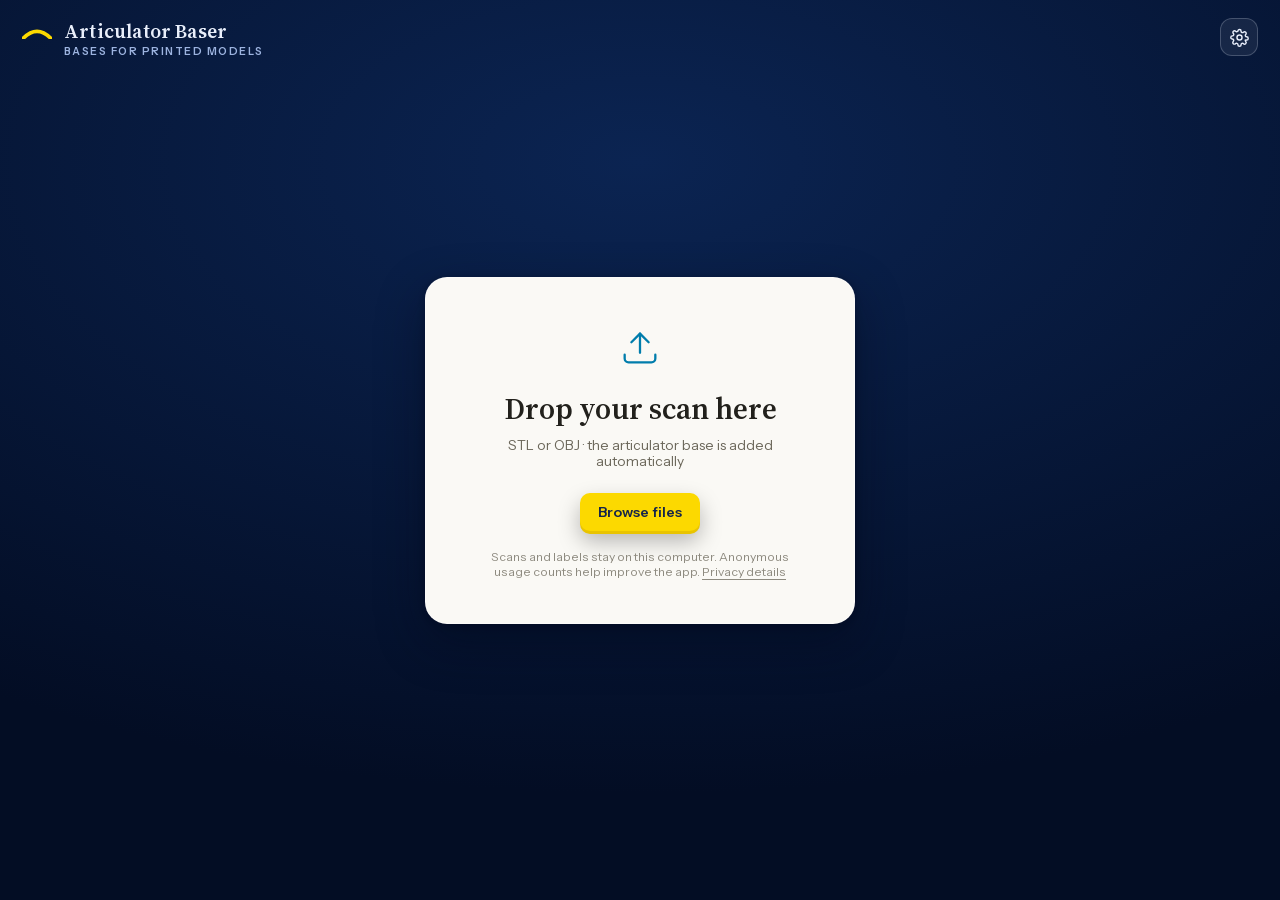
<file: baser/index.html>
<!DOCTYPE html>
<html lang="en">

<head>
    <meta charset="UTF-8">
    <meta name="viewport" content="width=device-width, initial-scale=1.0">
    <title>Articulator Baser</title>
    <meta name="description"
        content="Drop a dental scan, get a print-ready articulator base. Everything runs on your own computer.">
    <link rel="icon" href="./public/icons/app-icon.svg">
    <!-- Installing the page as an app: Chrome and Edge read these to give
         it a name, an icon and its own window with no address bar. -->
    <link rel="manifest" href="./manifest.webmanifest">
    <meta name="theme-color" content="#002664">
    <link rel="apple-touch-icon" href="./public/icons/apple-touch-icon.png">
    <meta name="application-name" content="Articulator Baser">
    <!-- Models, labels, fonts and geometry processing stay on this device.
         Optional anonymous counters never include model or label content. -->
    <link rel="stylesheet" href="./src/styles/fonts.css">
    <link rel="stylesheet" href="./src/styles/main.css?v=20260907-2">
</head>

<body>
    <!-- 3D viewport (transparent canvas over the CSS deep-blue backdrop) -->
    <canvas id="canvas" aria-label="3D viewport"></canvas>

    <!-- Top chrome -->
    <header id="topbar">
        <div class="brand">
            <svg class="brand-arc" viewBox="0 0 40 14" aria-hidden="true">
                <path d="M2 12 Q20 -6 38 12" fill="none" stroke="currentColor" stroke-width="5"
                    stroke-linecap="round" />
            </svg>
            <div class="brand-text">
                <span class="brand-name">Articulator Baser</span>
                <span class="brand-sub">bases for printed models</span>
            </div>
        </div>
        <div class="topbar-actions">
            <button id="btn-settings" class="icon-btn" type="button" aria-label="Settings" title="Settings">
                <svg viewBox="0 0 24 24" fill="none" stroke="currentColor" stroke-width="1.8"
                    stroke-linecap="round" stroke-linejoin="round" aria-hidden="true">
                    <circle cx="12" cy="12" r="3.2" />
                    <path
                        d="M19.4 15a1.7 1.7 0 0 0 .34 1.87l.06.06a2 2 0 1 1-2.83 2.83l-.06-.06a1.7 1.7 0 0 0-1.87-.34 1.7 1.7 0 0 0-1.03 1.56V21a2 2 0 1 1-4 0v-.09a1.7 1.7 0 0 0-1.11-1.56 1.7 1.7 0 0 0-1.87.34l-.06.06a2 2 0 1 1-2.83-2.83l.06-.06a1.7 1.7 0 0 0 .34-1.87 1.7 1.7 0 0 0-1.56-1.03H3a2 2 0 1 1 0-4h.09a1.7 1.7 0 0 0 1.56-1.11 1.7 1.7 0 0 0-.34-1.87l-.06-.06a2 2 0 1 1 2.83-2.83l.06.06a1.7 1.7 0 0 0 1.87.34h.08A1.7 1.7 0 0 0 10 4.09V4a2 2 0 1 1 4 0v.09a1.7 1.7 0 0 0 1.03 1.56h.08a1.7 1.7 0 0 0 1.87-.34l.06-.06a2 2 0 1 1 2.83 2.83l-.06.06a1.7 1.7 0 0 0-.34 1.87v.08a1.7 1.7 0 0 0 1.56 1.03H21a2 2 0 1 1 0 4h-.09a1.7 1.7 0 0 0-1.51.88z" />
                </svg>
            </button>
        </div>
    </header>

    <!-- View cube (Blender-style camera presets) -->
    <div id="view-cube-container" aria-label="Preset camera views">
        <canvas id="view-cube-canvas"
            aria-label="View cube: choose front, back, left, right, top, or bottom"></canvas>
    </div>

    <!-- Drop screen -->
    <main id="drop-screen">
        <div class="drop-card" id="drop-card">
            <svg class="drop-glyph" viewBox="0 0 48 48" fill="none" stroke="currentColor" stroke-width="2.4"
                stroke-linecap="round" stroke-linejoin="round" aria-hidden="true">
                <path d="M24 30V10" />
                <path d="m15 19 9-9 9 9" />
                <path d="M8 32v4a4 4 0 0 0 4 4h24a4 4 0 0 0 4-4v-4" />
            </svg>
            <h1 class="drop-title">Drop your scan here</h1>
            <p class="drop-sub">STL or OBJ &middot; the articulator base is added automatically</p>
            <button id="btn-browse" class="btn btn-primary" type="button">Browse files</button>
            <p class="drop-privacy">Scans and labels stay on this computer. Anonymous usage counts help improve the app.
                <a href="../privacy.html#baser-usage" target="_blank" rel="noopener">Privacy details</a></p>
        </div>
    </main>

    <!-- Contextual inspector (appears when the model or base is selected) -->
    <aside id="inspector" class="panel" hidden>
        <div class="panel-head">
            <h2 id="inspector-title">Base plate</h2>
            <button id="btn-inspector-close" class="icon-btn icon-btn-sm" type="button" aria-label="Close">
                <svg viewBox="0 0 24 24" fill="none" stroke="currentColor" stroke-width="2" stroke-linecap="round"
                    aria-hidden="true">
                    <path d="m6 6 12 12M18 6 6 18" />
                </svg>
            </button>
        </div>

        <div id="inspector-base" class="inspector-section">
            <div class="field-row">
                <label for="base-width">Width</label>
                <input type="range" id="base-width" min="20" max="120" step="0.5">
                <input type="number" id="base-width-val" step="0.5"><span class="unit">mm</span>
            </div>
            <div class="field-row">
                <label for="base-depth">Depth</label>
                <input type="range" id="base-depth" min="10" max="80" step="0.5">
                <input type="number" id="base-depth-val" step="0.5"><span class="unit">mm</span>
            </div>
            <!-- Height and clamp band share one track. They were separate
                 sliders in separate panels, and nothing on screen said the
                 clamp band eats into the height or that lettering lives in
                 it, so people set combinations that could not work. -->
            <div class="field-row">
                <label for="base-height">Height</label>
                <div class="dual-range" id="height-stack"
                    title="Lower handle: the clamp band, solid wall the articulator screw bites on. Engraved lines sit here. Upper handle: total height. Wall patterns fill the space between the two.">
                    <div class="dual-track">
                        <div class="dual-clamp" id="dual-clamp"></div>
                        <div class="dual-wall" id="dual-wall"></div>
                    </div>
                    <input type="range" id="base-clampband" min="0" max="25" step="0.5"
                        aria-label="Clamp band height">
                    <input type="range" id="base-height" min="2" max="30" step="0.5"
                        aria-label="Total base height">
                </div>
                <input type="number" id="base-height-val" step="0.5"><span class="unit">mm</span>
            </div>
            <div class="field-row field-row-sub">
                <label for="base-clampband-val">Clamp</label>
                <span class="dual-legend" id="height-stack-legend"></span>
                <input type="number" id="base-clampband-val" step="0.5"><span class="unit">mm</span>
            </div>
            <div class="field-row">
                <label for="base-wall">Wall</label>
                <input type="range" id="base-wall" min="1" max="5" step="0.1">
                <input type="number" id="base-wall-val" step="0.1"><span class="unit">mm</span>
            </div>
            <label class="check-row" for="base-hollow">
                <input type="checkbox" id="base-hollow">
                <span>Hollow (saves resin)</span>
            </label>
            <h3 class="panel-section-title">Engraving</h3>
            <div class="field-row field-row-text">
                <label for="base-text-1">Line 1</label>
                <input type="text" id="base-text-1" maxlength="22" placeholder="e.g. DEMO MODEL" autocomplete="off" spellcheck="false" aria-describedby="engraving-help engraving-hint engraving-edit-status">
            </div>
            <div class="field-row field-row-text">
                <label for="base-text-2">Line 2</label>
                <input type="text" id="base-text-2" maxlength="22" placeholder="e.g. UPPER 09/26" autocomplete="off" spellcheck="false" aria-describedby="engraving-help engraving-hint engraving-edit-status">
            </div>
            <div class="engraving-options">
                <label for="base-text-size">Letter size
                    <select id="base-text-size"><option value="3.2">Small</option><option value="3.7">Medium</option><option value="4.2">Large</option></select>
                </label>
                <label for="base-text-align">Alignment
                    <select id="base-text-align"><option value="left">Left</option><option value="center" selected>Center</option><option value="right">Right</option></select>
                </label>
            </div>
            <div class="engraving-proof" id="engraving-proof">
                <svg id="engraving-preview" aria-label="Engraving preview on the back wall" role="img"></svg>
                <span id="engraving-caption">Your label, engraved into the back wall</span>
            </div>
            <p class="panel-hint" id="engraving-help">Up to 22 characters per line. A–Z, 0–9 and . , ' &amp; / + −. Accents become plain letters. Labels stay on this device.</p>
            <p class="panel-hint engraving-warning" id="engraving-hint" role="status" aria-live="polite"></p>
            <button id="btn-apply-lettering" class="btn btn-ghost btn-block" type="button">Apply lettering</button>
            <p class="panel-hint" id="engraving-edit-status">Preview updates as you type. Press Enter or Apply lettering to update the plate.</p>
            <button id="btn-view-lettering" class="btn btn-ghost btn-block" type="button">View back wall</button>
            <button id="btn-wall-design" class="btn btn-ghost btn-block" type="button">Choose wall design</button>
            <button id="btn-fit-base" class="btn btn-ghost btn-block" type="button">Center under model</button>
        </div>

        <div id="inspector-model" class="inspector-section">
            <div class="field-row">
                <label for="model-rot-x">Pitch</label>
                <input type="range" id="model-rot-x" min="-180" max="180" step="1">
                <input type="number" id="model-rot-x-val" step="1"><span class="unit">&deg;</span>
            </div>
            <div class="field-row">
                <label for="model-rot-y">Turn</label>
                <input type="range" id="model-rot-y" min="-180" max="180" step="1">
                <input type="number" id="model-rot-y-val" step="1"><span class="unit">&deg;</span>
            </div>
            <div class="field-row">
                <label for="model-rot-z">Roll</label>
                <input type="range" id="model-rot-z" min="-180" max="180" step="1">
                <input type="number" id="model-rot-z-val" step="1"><span class="unit">&deg;</span>
            </div>
            <button id="btn-recenter" class="btn btn-ghost btn-block" type="button">Re-center on plate</button>
        </div>
    </aside>

    <!-- Settings -->
    <aside id="settings-panel" class="panel" hidden>
        <div class="panel-head">
            <h2>Settings</h2>
            <button id="btn-settings-close" class="icon-btn icon-btn-sm" type="button" aria-label="Close settings">
                <svg viewBox="0 0 24 24" fill="none" stroke="currentColor" stroke-width="2" stroke-linecap="round"
                    aria-hidden="true">
                    <path d="m6 6 12 12M18 6 6 18" />
                </svg>
            </button>
        </div>
        <h3 class="panel-section-title">Base plate defaults</h3>
        <div class="field-row">
            <label for="setting-width">Width</label>
            <input type="range" id="setting-width" min="20" max="120" step="0.5">
            <input type="number" id="setting-width-val" step="0.5"><span class="unit">mm</span>
        </div>
        <div class="field-row">
            <label for="setting-depth">Depth</label>
            <input type="range" id="setting-depth" min="10" max="80" step="0.5">
            <input type="number" id="setting-depth-val" step="0.5"><span class="unit">mm</span>
        </div>
        <div class="field-row">
            <label for="setting-height">Height</label>
            <input type="range" id="setting-height" min="2" max="30" step="0.5">
            <input type="number" id="setting-height-val" step="0.5"><span class="unit">mm</span>
        </div>
        <div class="field-row">
            <label for="setting-wall">Wall</label>
            <input type="range" id="setting-wall" min="1" max="5" step="0.1">
            <input type="number" id="setting-wall-val" step="0.1"><span class="unit">mm</span>
        </div>
        <div class="field-row field-row-wide">
            <label for="setting-infill">Pattern</label>
            <select id="setting-infill"></select>
        </div>
        <div id="pattern-gallery" class="pattern-gallery" role="group" aria-label="Wall designs"></div>
        <div class="field-row">
            <label for="setting-clampband">Clamp</label>
            <input type="range" id="setting-clampband" min="0" max="25" step="0.5">
            <input type="number" id="setting-clampband-val" step="0.5"><span class="unit">mm</span>
        </div>
        <p class="panel-hint" id="infill-hint"></p>
        <label class="check-row" for="setting-hollow">
            <input type="checkbox" id="setting-hollow">
            <span>Hollow base (saves resin)</span>
        </label>
        <label class="check-row" for="setting-autogrow">
            <input type="checkbox" id="setting-autogrow">
            <span>Grow to fit oversized scans</span>
        </label>
        <label class="check-row" for="setting-greeter">
            <input type="checkbox" id="setting-greeter">
            <span>Show Max in the corner</span>
        </label>
        <label class="check-row" for="usage-analytics-enabled">
            <input type="checkbox" id="usage-analytics-enabled" checked>
            <span>Share anonymous usage counts</span>
        </label>
        <p class="panel-hint">Counts include visits and exports, never scans or labels. <a href="../privacy.html#baser-usage" target="_blank" rel="noopener">Privacy details</a></p>
        <button id="btn-settings-reset" class="btn btn-ghost btn-block" type="button">Restore factory
            defaults</button>
        <p class="panel-hint">Saved on this device, and used for every scan.</p>
        <div class="panel-footer">
            <span class="panel-footer-line"><kbd>G</kbd> move &middot; <kbd>R</kbd> rotate &middot; <kbd>T</kbd> top
                view &middot; <kbd>Ctrl&nbsp;Z</kbd> undo</span>
        </div>
    </aside>

    <!-- Action bar -->
    <footer id="action-bar" hidden>
        <div class="file-info">
            <span id="file-name" class="file-name">&nbsp;</span>
            <span id="dims-readout" class="dims-readout">&nbsp;</span>
        </div>
        <div class="action-buttons">
            <button id="btn-reset" class="btn btn-ghost" type="button">Reset</button>
            <button id="btn-top-view" class="btn btn-ghost" type="button">Top view</button>
            <button id="btn-export" class="btn btn-primary" type="button">
                <span class="btn-label">Export STL</span>
            </button>
        </div>
    </footer>

    <!-- Toast -->
    <div id="toast" role="status" aria-live="polite" hidden></div>

    <!-- Processing overlay -->
    <div id="processing-overlay" hidden>
        <div class="processing-card">
            <div class="processing-ring" aria-hidden="true"></div>
            <p id="processing-status">Working&hellip;</p>
        </div>
    </div>

    <!-- Corner greeter. Hidden until the first export finishes. -->
    <div id="character" hidden>
        <div class="character-bubble" role="dialog" aria-label="A note from Max" hidden>
            <button class="bubble-close" type="button" aria-label="Close note">
                <svg viewBox="0 0 24 24" fill="none" stroke="currentColor" stroke-width="2" stroke-linecap="round"
                    aria-hidden="true">
                    <path d="m6 6 12 12M18 6 6 18" />
                </svg>
            </button>
            <p class="bubble-title">Thank you, MedStar Oral Surgery!</p>
            <p class="bubble-body">Thank you for such a welcoming externship. I had a great time meeting all of
                you, and I learned a lot from watching you work. This little tool is my way of saying thanks.
                If you ever need a new tool for a task, or a hand with a research project, just let me know!
                I&rsquo;d love to help.</p>
            <p class="bubble-signoff">Max</p>
            <button class="bubble-phone" id="btn-contact" type="button">Contact</button>
            <div class="contact-card" id="contact-card" hidden>
                <a href="mailto:maxwellhmendelson@gmail.com">maxwellhmendelson@gmail.com</a>
                <a href="tel:4437215017">(443) 721-5017</a>
            </div>
        </div>
        <button class="character-figure" type="button" aria-label="A note from Max" title="A note from Max">
            <img src="./public/character.png" alt="Max, waving in scrubs">
        </button>
    </div>

    <input type="file" id="file-input" accept=".stl,.obj" hidden>

    <!-- Version local modules together so returning visitors cannot mix releases. -->
    <script type="importmap">
    {
    "imports": {
        "three": "./vendor/three/three.module.js",
        "three/addons/": "./vendor/three/addons/",
        "three-bvh-csg": "./vendor/three-bvh-csg/index.module.js",
        "three-mesh-bvh": "./vendor/three-mesh-bvh/index.module.js",
        "./src/ViewCube.js": "./src/ViewCube.js?v=20260907-2",
        "./src/analytics.js": "./src/analytics.js?v=20260907-2",
        "./src/base.js": "./src/base.js?v=20260907-2",
        "./src/cameras.js": "./src/cameras.js?v=20260907-2",
        "./src/character.js": "./src/character.js?v=20260907-2",
        "./src/csg.js": "./src/csg.js?v=20260907-2",
        "./src/debug.js": "./src/debug.js?v=20260907-2",
        "./src/exporter.js": "./src/exporter.js?v=20260907-2",
        "./src/geometry.js": "./src/geometry.js?v=20260907-2",
        "./src/grid.js": "./src/grid.js?v=20260907-2",
        "./src/importers.js": "./src/importers.js?v=20260907-2",
        "./src/infill.js": "./src/infill.js?v=20260907-2",
        "./src/interactions.js": "./src/interactions.js?v=20260907-2",
        "./src/main.js": "./src/main.js?v=20260907-2",
        "./src/patterned-shell.js": "./src/patterned-shell.js?v=20260907-2",
        "./src/scene.js": "./src/scene.js?v=20260907-2",
        "./src/settings.js": "./src/settings.js?v=20260907-2",
        "./src/transforms.js": "./src/transforms.js?v=20260907-2",
        "./src/tween.js": "./src/tween.js?v=20260907-2",
        "./src/ui.js": "./src/ui.js?v=20260907-2",
        "./src/undo.js": "./src/undo.js?v=20260907-2",
        "./src/world-bounds.js": "./src/world-bounds.js?v=20260907-2",
        "../firebase-config.js": "../firebase-config.js?v=20260907-2",
        "../usage-metrics.js": "../usage-metrics.js?v=20260907-2"
    }
}
    </script>
    <script type="module" src="./src/main.js?v=20260907-2"></script>
</body>

</html>
</file>
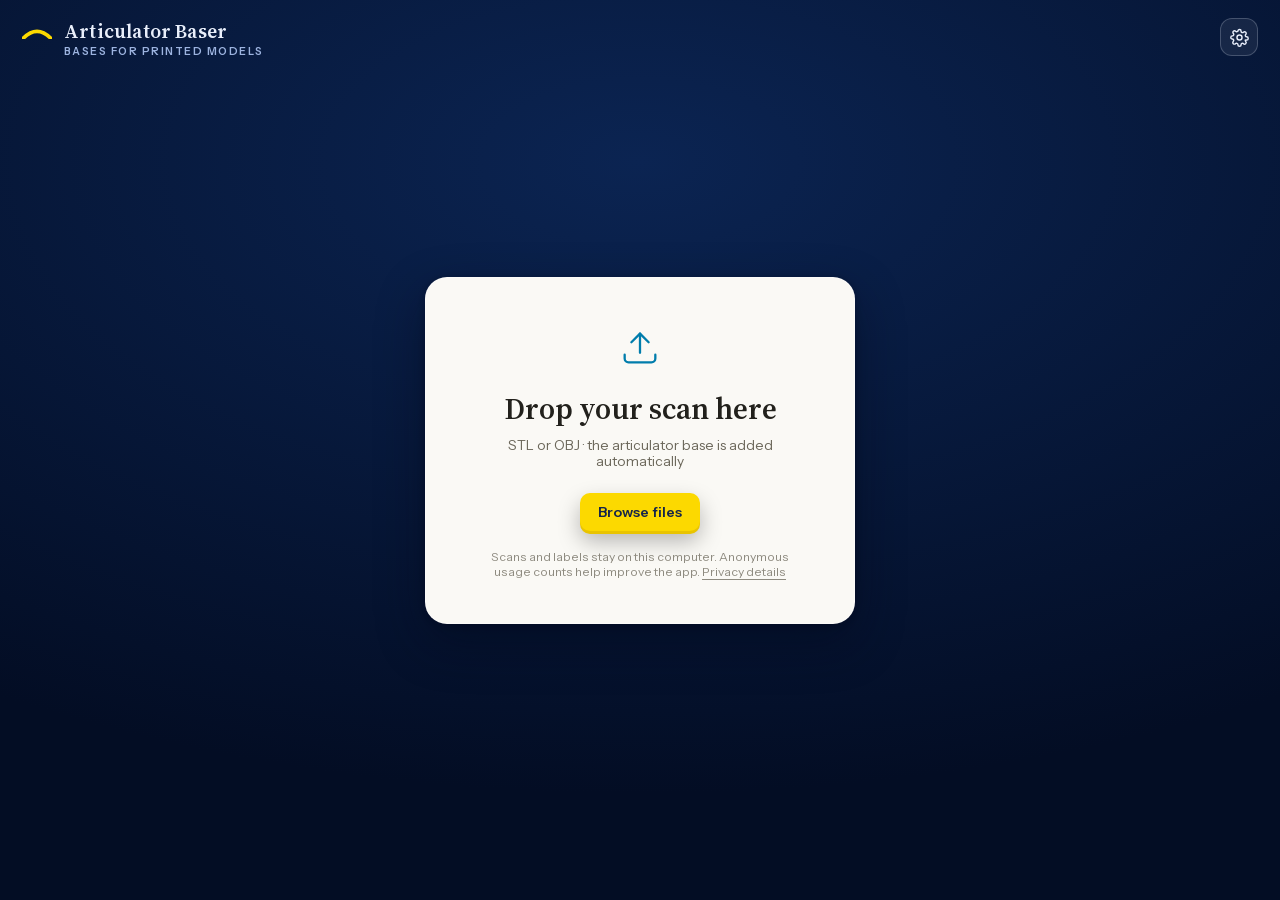
<file: medstar/index.html>
<!DOCTYPE html>
<html lang="en">

<head>
    <meta charset="UTF-8">
    <!-- The tool moved to /baser when it was renamed Articulator Baser.
         This page stays behind so the old link still gets people there. -->
    <meta http-equiv="refresh" content="0; url=../baser/">
    <link rel="canonical" href="https://maxmendelson.com/baser/">
    <title>Moved to Articulator Baser</title>
    <style>
        body {
            margin: 0;
            min-height: 100vh;
            display: grid;
            place-items: center;
            background: #030D24;
            color: #F7F4EC;
            font: 400 1rem/1.6 system-ui, sans-serif;
            text-align: center;
        }

        a {
            color: #FCD900;
        }
    </style>
</head>

<body>
    <p>
        This tool is now called Articulator Baser.<br>
        <a href="../baser/">Open it at maxmendelson.com/baser</a>
    </p>
    <script>location.replace('../baser/');</script>
</body>

</html>
</file>
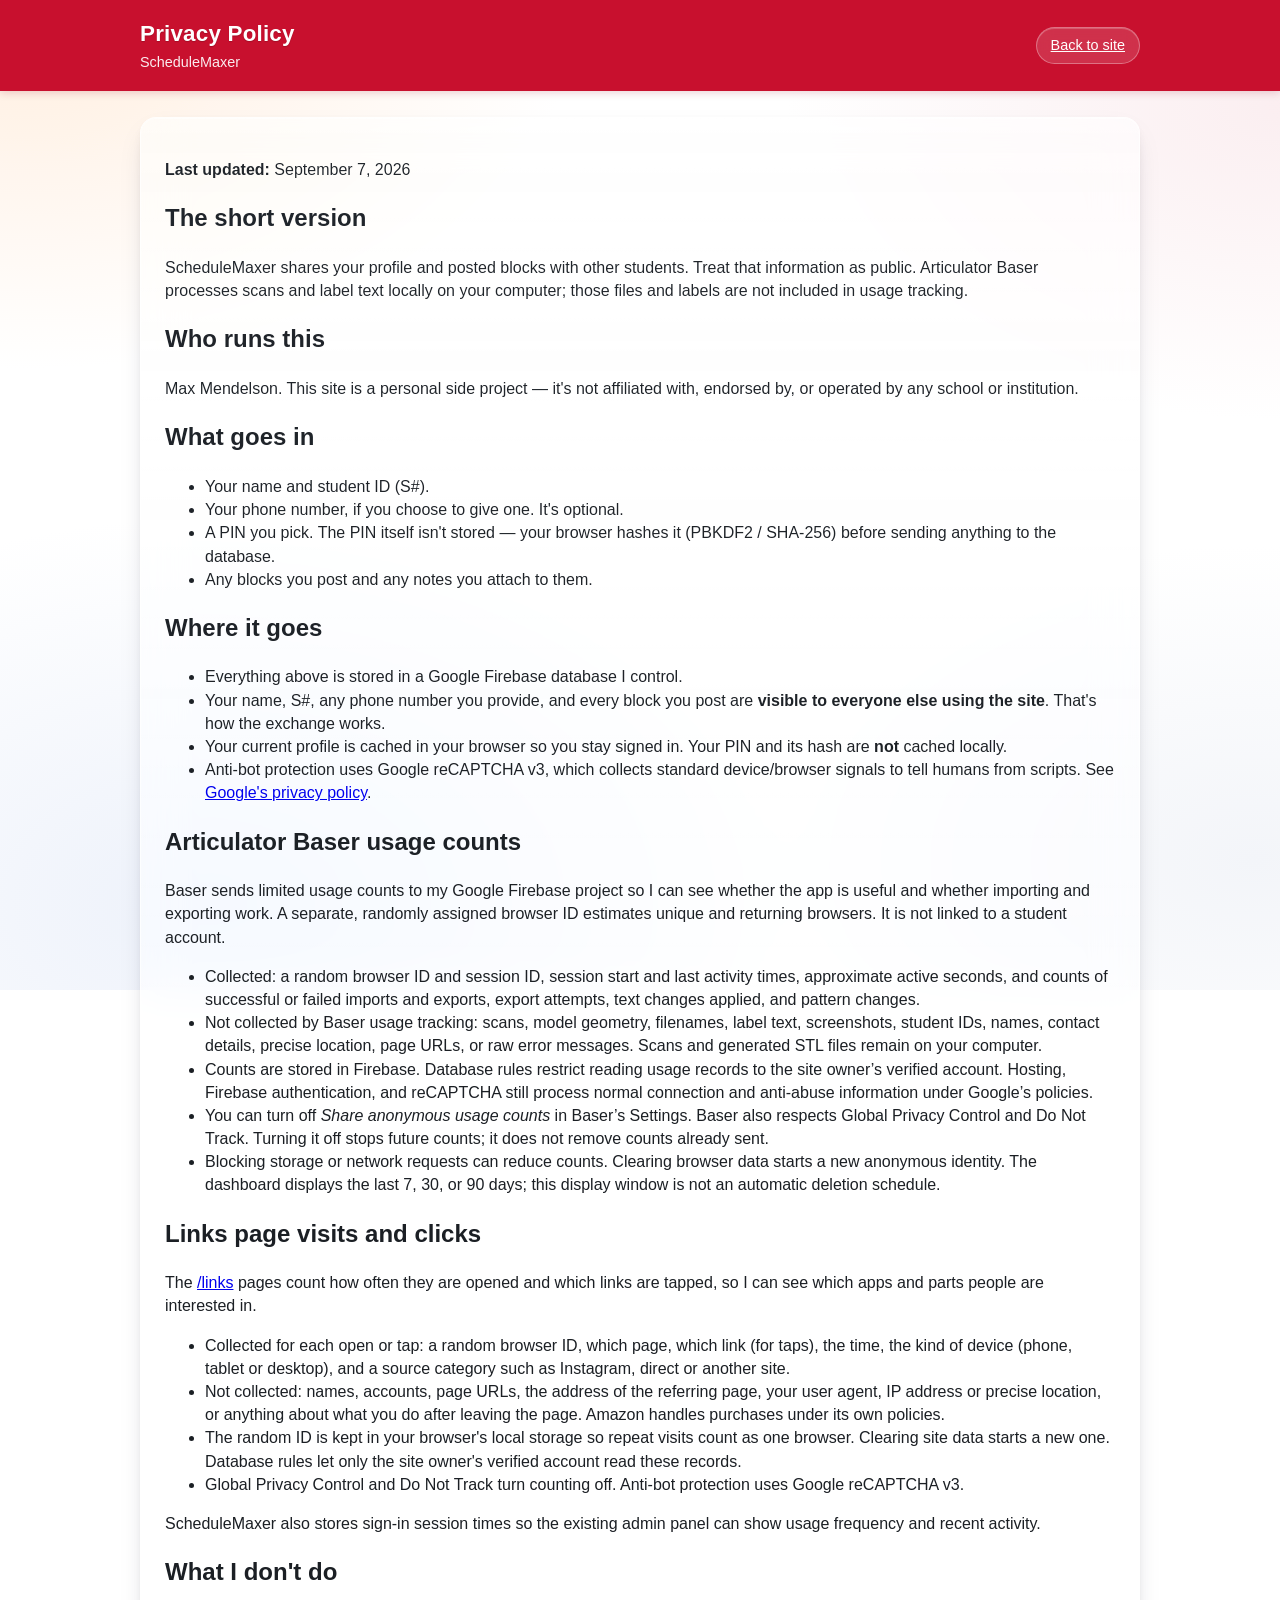
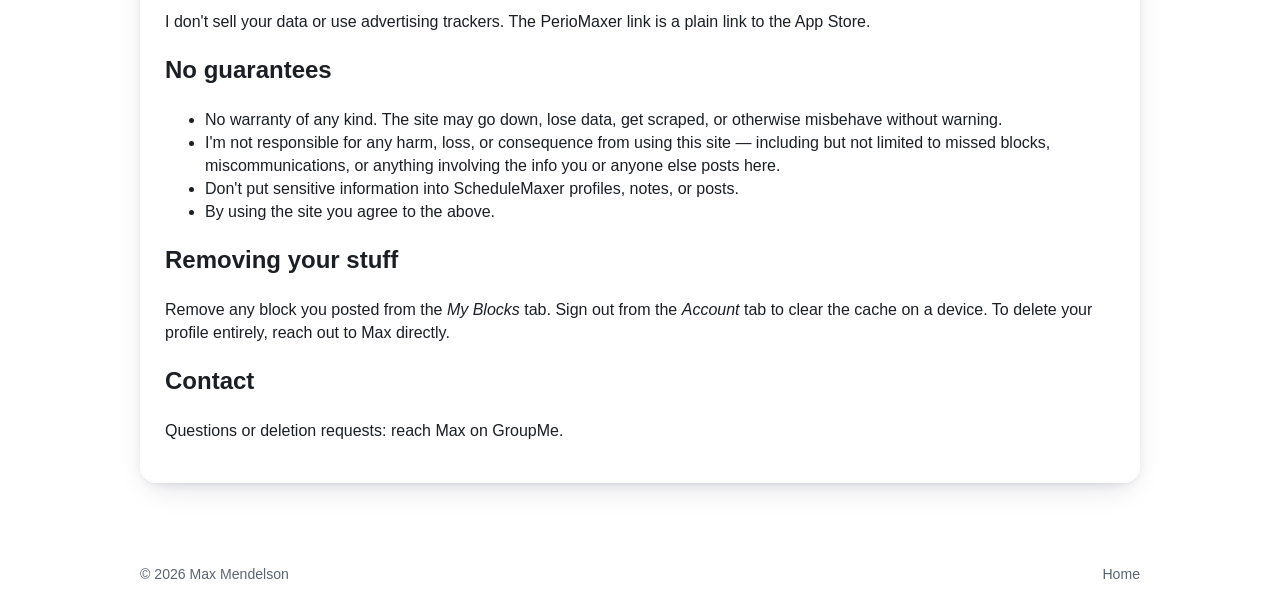
<file: privacy.html>
<!DOCTYPE html>
<html lang="en">
<head>
  <meta charset="UTF-8" />
  <meta name="viewport" content="width=device-width, initial-scale=1.0" />
  <title>Privacy Policy — ScheduleMaxer</title>
  <link rel="stylesheet" href="styles.css" />
</head>
<body>
  <header class="site-header">
    <div class="container header-inner">
      <div class="brand">
        <h1>Privacy Policy</h1>
        <p class="tagline">ScheduleMaxer</p>
      </div>
      <nav class="site-nav">
        <a class="nav-btn" href="index.html">Back to site</a>
      </nav>
    </div>
  </header>

  <main class="container">
    <section class="panel">
      <p><strong>Last updated:</strong> September 7, 2026</p>

      <h2>The short version</h2>
      <p>ScheduleMaxer shares your profile and posted blocks with other students. Treat that information as public. Articulator Baser processes scans and label text locally on your computer; those files and labels are not included in usage tracking.</p>

      <h2>Who runs this</h2>
      <p>Max Mendelson. This site is a personal side project — it's not affiliated with, endorsed by, or operated by any school or institution.</p>

      <h2>What goes in</h2>
      <ul>
        <li>Your name and student ID (S#).</li>
        <li>Your phone number, if you choose to give one. It's optional.</li>
        <li>A PIN you pick. The PIN itself isn't stored — your browser hashes it (PBKDF2 / SHA‑256) before sending anything to the database.</li>
        <li>Any blocks you post and any notes you attach to them.</li>
      </ul>

      <h2>Where it goes</h2>
      <ul>
        <li>Everything above is stored in a Google Firebase database I control.</li>
        <li>Your name, S#, any phone number you provide, and every block you post are <strong>visible to everyone else using the site</strong>. That's how the exchange works.</li>
        <li>Your current profile is cached in your browser so you stay signed in. Your PIN and its hash are <strong>not</strong> cached locally.</li>
        <li>Anti-bot protection uses Google reCAPTCHA v3, which collects standard device/browser signals to tell humans from scripts. See <a href="https://policies.google.com/privacy" target="_blank" rel="noopener">Google's privacy policy</a>.</li>
      </ul>

      <h2 id="baser-usage">Articulator Baser usage counts</h2>
      <p>Baser sends limited usage counts to my Google Firebase project so I can see whether the app is useful and whether importing and exporting work. A separate, randomly assigned browser ID estimates unique and returning browsers. It is not linked to a student account.</p>
      <ul>
        <li>Collected: a random browser ID and session ID, session start and last activity times, approximate active seconds, and counts of successful or failed imports and exports, export attempts, text changes applied, and pattern changes.</li>
        <li>Not collected by Baser usage tracking: scans, model geometry, filenames, label text, screenshots, student IDs, names, contact details, precise location, page URLs, or raw error messages. Scans and generated STL files remain on your computer.</li>
        <li>Counts are stored in Firebase. Database rules restrict reading usage records to the site owner’s verified account. Hosting, Firebase authentication, and reCAPTCHA still process normal connection and anti-abuse information under Google’s policies.</li>
        <li>You can turn off <em>Share anonymous usage counts</em> in Baser’s Settings. Baser also respects Global Privacy Control and Do Not Track. Turning it off stops future counts; it does not remove counts already sent.</li>
        <li>Blocking storage or network requests can reduce counts. Clearing browser data starts a new anonymous identity. The dashboard displays the last 7, 30, or 90 days; this display window is not an automatic deletion schedule.</li>
      </ul>
      <h2 id="link-clicks">Links page visits and clicks</h2>
      <p>The <a href="/links/">/links</a> pages count how often they are opened and which links are tapped, so I can see which apps and parts people are interested in.</p>
      <ul>
        <li>Collected for each open or tap: a random browser ID, which page, which link (for taps), the time, the kind of device (phone, tablet or desktop), and a source category such as Instagram, direct or another site.</li>
        <li>Not collected: names, accounts, page URLs, the address of the referring page, your user agent, IP address or precise location, or anything about what you do after leaving the page. Amazon handles purchases under its own policies.</li>
        <li>The random ID is kept in your browser's local storage so repeat visits count as one browser. Clearing site data starts a new one. Database rules let only the site owner's verified account read these records.</li>
        <li>Global Privacy Control and Do Not Track turn counting off. Anti-bot protection uses Google reCAPTCHA v3.</li>
      </ul>

      <p>ScheduleMaxer also stores sign-in session times so the existing admin panel can show usage frequency and recent activity.</p>

      <h2>What I don't do</h2>
      <p>I don't sell your data or use advertising trackers. The PerioMaxer link is a plain link to the App Store.</p>

      <h2>No guarantees</h2>
      <ul>
        <li>No warranty of any kind. The site may go down, lose data, get scraped, or otherwise misbehave without warning.</li>
        <li>I'm not responsible for any harm, loss, or consequence from using this site — including but not limited to missed blocks, miscommunications, or anything involving the info you or anyone else posts here.</li>
        <li>Don't put sensitive information into ScheduleMaxer profiles, notes, or posts.</li>
        <li>By using the site you agree to the above.</li>
      </ul>

      <h2>Removing your stuff</h2>
      <p>Remove any block you posted from the <em>My Blocks</em> tab. Sign out from the <em>Account</em> tab to clear the cache on a device. To delete your profile entirely, reach out to Max directly.</p>

      <h2>Contact</h2>
      <p>Questions or deletion requests: reach Max on GroupMe.</p>
    </section>
  </main>

  <footer class="site-footer">
    <div class="container footer-inner">
      <div>© <span id="year"></span> Max Mendelson</div>
      <div class="footer-links">
        <a href="index.html">Home</a>
      </div>
    </div>
  </footer>

  <script>
    document.getElementById('year').textContent = new Date().getFullYear();
  </script>
</body>
</html>
</file>
<file: baser/src/styles/fonts.css>
/* Fonts served from this app, not from Google. The clinic's browser
   never has to reach the network, so nothing about who opened the
   page leaves the building, and the app works with no connection.
   Source Serif 4 and Instrument Sans are both under the Open Font
   License, which allows this. */

/* latin-ext */
@font-face {
  font-family: 'Instrument Sans';
  font-style: normal;
  font-weight: 400;
  font-stretch: 100%;
  font-display: swap;
  src: url(../../public/fonts/InstrumentSans-400-latin-ext.woff2) format('woff2');
  unicode-range: U+0100-02BA, U+02BD-02C5, U+02C7-02CC, U+02CE-02D7, U+02DD-02FF, U+0304, U+0308, U+0329, U+1D00-1DBF, U+1E00-1E9F, U+1EF2-1EFF, U+2020, U+20A0-20AB, U+20AD-20C0, U+2113, U+2C60-2C7F, U+A720-A7FF;
}

/* latin */
@font-face {
  font-family: 'Instrument Sans';
  font-style: normal;
  font-weight: 400;
  font-stretch: 100%;
  font-display: swap;
  src: url(../../public/fonts/InstrumentSans-400-latin.woff2) format('woff2');
  unicode-range: U+0000-00FF, U+0131, U+0152-0153, U+02BB-02BC, U+02C6, U+02DA, U+02DC, U+0304, U+0308, U+0329, U+2000-206F, U+20AC, U+2122, U+2191, U+2193, U+2212, U+2215, U+FEFF, U+FFFD;
}

/* latin-ext */
@font-face {
  font-family: 'Instrument Sans';
  font-style: normal;
  font-weight: 500;
  font-stretch: 100%;
  font-display: swap;
  src: url(../../public/fonts/InstrumentSans-400-latin-ext.woff2) format('woff2');
  unicode-range: U+0100-02BA, U+02BD-02C5, U+02C7-02CC, U+02CE-02D7, U+02DD-02FF, U+0304, U+0308, U+0329, U+1D00-1DBF, U+1E00-1E9F, U+1EF2-1EFF, U+2020, U+20A0-20AB, U+20AD-20C0, U+2113, U+2C60-2C7F, U+A720-A7FF;
}

/* latin */
@font-face {
  font-family: 'Instrument Sans';
  font-style: normal;
  font-weight: 500;
  font-stretch: 100%;
  font-display: swap;
  src: url(../../public/fonts/InstrumentSans-400-latin.woff2) format('woff2');
  unicode-range: U+0000-00FF, U+0131, U+0152-0153, U+02BB-02BC, U+02C6, U+02DA, U+02DC, U+0304, U+0308, U+0329, U+2000-206F, U+20AC, U+2122, U+2191, U+2193, U+2212, U+2215, U+FEFF, U+FFFD;
}

/* latin-ext */
@font-face {
  font-family: 'Instrument Sans';
  font-style: normal;
  font-weight: 600;
  font-stretch: 100%;
  font-display: swap;
  src: url(../../public/fonts/InstrumentSans-400-latin-ext.woff2) format('woff2');
  unicode-range: U+0100-02BA, U+02BD-02C5, U+02C7-02CC, U+02CE-02D7, U+02DD-02FF, U+0304, U+0308, U+0329, U+1D00-1DBF, U+1E00-1E9F, U+1EF2-1EFF, U+2020, U+20A0-20AB, U+20AD-20C0, U+2113, U+2C60-2C7F, U+A720-A7FF;
}

/* latin */
@font-face {
  font-family: 'Instrument Sans';
  font-style: normal;
  font-weight: 600;
  font-stretch: 100%;
  font-display: swap;
  src: url(../../public/fonts/InstrumentSans-400-latin.woff2) format('woff2');
  unicode-range: U+0000-00FF, U+0131, U+0152-0153, U+02BB-02BC, U+02C6, U+02DA, U+02DC, U+0304, U+0308, U+0329, U+2000-206F, U+20AC, U+2122, U+2191, U+2193, U+2212, U+2215, U+FEFF, U+FFFD;
}

/* latin-ext */
@font-face {
  font-family: 'Instrument Sans';
  font-style: normal;
  font-weight: 700;
  font-stretch: 100%;
  font-display: swap;
  src: url(../../public/fonts/InstrumentSans-400-latin-ext.woff2) format('woff2');
  unicode-range: U+0100-02BA, U+02BD-02C5, U+02C7-02CC, U+02CE-02D7, U+02DD-02FF, U+0304, U+0308, U+0329, U+1D00-1DBF, U+1E00-1E9F, U+1EF2-1EFF, U+2020, U+20A0-20AB, U+20AD-20C0, U+2113, U+2C60-2C7F, U+A720-A7FF;
}

/* latin */
@font-face {
  font-family: 'Instrument Sans';
  font-style: normal;
  font-weight: 700;
  font-stretch: 100%;
  font-display: swap;
  src: url(../../public/fonts/InstrumentSans-400-latin.woff2) format('woff2');
  unicode-range: U+0000-00FF, U+0131, U+0152-0153, U+02BB-02BC, U+02C6, U+02DA, U+02DC, U+0304, U+0308, U+0329, U+2000-206F, U+20AC, U+2122, U+2191, U+2193, U+2212, U+2215, U+FEFF, U+FFFD;
}

/* latin-ext */
@font-face {
  font-family: 'Source Serif 4';
  font-style: normal;
  font-weight: 500;
  font-display: swap;
  src: url(../../public/fonts/SourceSerif4-500-latin-ext.woff2) format('woff2');
  unicode-range: U+0100-02BA, U+02BD-02C5, U+02C7-02CC, U+02CE-02D7, U+02DD-02FF, U+0304, U+0308, U+0329, U+1D00-1DBF, U+1E00-1E9F, U+1EF2-1EFF, U+2020, U+20A0-20AB, U+20AD-20C0, U+2113, U+2C60-2C7F, U+A720-A7FF;
}

/* latin */
@font-face {
  font-family: 'Source Serif 4';
  font-style: normal;
  font-weight: 500;
  font-display: swap;
  src: url(../../public/fonts/SourceSerif4-500-latin.woff2) format('woff2');
  unicode-range: U+0000-00FF, U+0131, U+0152-0153, U+02BB-02BC, U+02C6, U+02DA, U+02DC, U+0304, U+0308, U+0329, U+2000-206F, U+20AC, U+2122, U+2191, U+2193, U+2212, U+2215, U+FEFF, U+FFFD;
}

/* latin-ext */
@font-face {
  font-family: 'Source Serif 4';
  font-style: normal;
  font-weight: 600;
  font-display: swap;
  src: url(../../public/fonts/SourceSerif4-500-latin-ext.woff2) format('woff2');
  unicode-range: U+0100-02BA, U+02BD-02C5, U+02C7-02CC, U+02CE-02D7, U+02DD-02FF, U+0304, U+0308, U+0329, U+1D00-1DBF, U+1E00-1E9F, U+1EF2-1EFF, U+2020, U+20A0-20AB, U+20AD-20C0, U+2113, U+2C60-2C7F, U+A720-A7FF;
}

/* latin */
@font-face {
  font-family: 'Source Serif 4';
  font-style: normal;
  font-weight: 600;
  font-display: swap;
  src: url(../../public/fonts/SourceSerif4-500-latin.woff2) format('woff2');
  unicode-range: U+0000-00FF, U+0131, U+0152-0153, U+02BB-02BC, U+02C6, U+02DA, U+02DC, U+0304, U+0308, U+0329, U+2000-206F, U+20AC, U+2122, U+2191, U+2193, U+2212, U+2215, U+FEFF, U+FFFD;
}
</file>
<file: baser/src/styles/main.css>
/* ============================================================
   Articulator Baser — visual system
   Calm clinical tool: deep navy viewport, warm paper
   panels, one loud yellow action. No glass, no noise.
   ============================================================ */

:root {
    /* Brand */
    --navy: #002664;
    --blue: #007DAC;
    --yellow: #FCD900;
    --yellow-deep: #E9C400;

    /* Viewport backdrop */
    --void-1: #0B2452;
    --void-2: #030D24;

    /* Paper surfaces (Claude-app warmth) */
    --paper: #FAF9F5;
    --paper-2: #F1EEE5;
    --ink: #22211C;
    --ink-soft: #6B675A;
    --line: rgba(34, 33, 28, 0.13);

    --on-navy: #E9EFFB;
    --on-navy-soft: #9DB4E0;

    --radius-sm: 8px;
    --radius-md: 12px;
    --radius-lg: 18px;

    --shadow-panel: 0 18px 48px rgba(1, 8, 26, 0.45), 0 2px 8px rgba(1, 8, 26, 0.3);
    --shadow-bar: 0 14px 36px rgba(1, 8, 26, 0.5);

    --font-ui: "Instrument Sans", "Avenir Next", "Segoe UI", sans-serif;
    --font-display: "Source Serif 4", Georgia, serif;

    --ease-spring: cubic-bezier(0.34, 1.56, 0.64, 1);
}

* {
    margin: 0;
    padding: 0;
    box-sizing: border-box;
}

html,
body {
    height: 100%;
    overflow: hidden;
}

body {
    font-family: var(--font-ui);
    color: var(--ink);
    background:
        radial-gradient(120% 90% at 50% 18%, var(--void-1) 0%, var(--void-2) 78%);
    -webkit-font-smoothing: antialiased;
}

#canvas {
    position: fixed;
    inset: 0;
    width: 100%;
    height: 100%;
    display: block;
}

button {
    font-family: inherit;
}

[hidden] {
    display: none !important;
}

/* ---------------- Top bar ---------------- */

#topbar {
    position: fixed;
    top: 0;
    left: 0;
    right: 0;
    display: flex;
    align-items: flex-start;
    justify-content: space-between;
    padding: 18px 22px;
    pointer-events: none;
    z-index: 30;
}

.brand {
    display: flex;
    align-items: center;
    gap: 12px;
    pointer-events: auto;
    user-select: none;
}

.brand-arc {
    width: 30px;
    color: var(--yellow);
    flex-shrink: 0;
    margin-top: -8px;
}

.brand-text {
    display: flex;
    flex-direction: column;
    gap: 1px;
}

.brand-name {
    font-family: var(--font-display);
    font-weight: 600;
    font-size: 1.2rem;
    color: var(--on-navy);
    letter-spacing: 0.01em;
}

.brand-sub {
    font-size: 0.66rem;
    font-weight: 600;
    letter-spacing: 0.14em;
    text-transform: uppercase;
    color: var(--on-navy-soft);
}

.topbar-actions {
    display: flex;
    gap: 8px;
    pointer-events: auto;
}

/* ---------------- Buttons ---------------- */

.icon-btn {
    width: 38px;
    height: 38px;
    display: grid;
    place-items: center;
    border-radius: var(--radius-md);
    border: 1px solid rgba(233, 239, 251, 0.22);
    background: rgba(233, 239, 251, 0.07);
    color: var(--on-navy);
    cursor: pointer;
    transition: background 150ms ease, transform 150ms ease;
}

.icon-btn svg {
    width: 19px;
    height: 19px;
}

.icon-btn:hover {
    background: rgba(233, 239, 251, 0.16);
    transform: translateY(-1px);
}

.icon-btn-sm {
    width: 28px;
    height: 28px;
    border: none;
    background: transparent;
    color: var(--ink-soft);
    border-radius: var(--radius-sm);
}

.icon-btn-sm:hover {
    background: var(--paper-2);
    transform: none;
}

.icon-btn-sm svg {
    width: 15px;
    height: 15px;
}

.btn {
    border: none;
    border-radius: 10px;
    padding: 10px 18px;
    font-size: 0.88rem;
    font-weight: 600;
    letter-spacing: 0.01em;
    white-space: nowrap;
    cursor: pointer;
    transition: transform 140ms ease, box-shadow 140ms ease,
        background 140ms ease, filter 140ms ease;
}

.btn:active {
    transform: translateY(1px);
}

.btn-primary {
    background: var(--yellow);
    color: #16264A;
    box-shadow: 0 3px 0 var(--yellow-deep), 0 10px 22px rgba(0, 0, 0, 0.28);
}

.btn-primary:hover {
    filter: brightness(1.05);
    transform: translateY(-1px);
    box-shadow: 0 4px 0 var(--yellow-deep), 0 14px 26px rgba(0, 0, 0, 0.32);
}

.btn-primary:active {
    transform: translateY(2px);
    box-shadow: 0 1px 0 var(--yellow-deep), 0 6px 14px rgba(0, 0, 0, 0.25);
}

.btn-primary:disabled {
    filter: saturate(0.45) brightness(0.92);
    cursor: default;
    transform: none;
}

.btn-ghost {
    background: transparent;
    color: var(--ink);
    border: 1px solid var(--line);
}

.btn-ghost:hover {
    background: var(--paper-2);
}

.btn-block {
    width: 100%;
    margin-top: 12px;
}

button:focus-visible,
input:focus-visible,
a:focus-visible {
    outline: 2px solid var(--blue);
    outline-offset: 2px;
}

select:focus-visible {
    outline: 2px solid var(--blue);
    outline-offset: 2px;
}

.drop-privacy a { color: inherit; text-underline-offset: 3px; }
.panel-hint a { color: var(--navy); text-underline-offset: 3px; }
.pattern-gallery { display: grid; grid-template-columns: repeat(2, minmax(0, 1fr)); gap: 8px; margin: 10px 0 16px; }
.pattern-card { padding: 8px; border: 1px solid var(--line); border-radius: 10px; background: var(--paper); color: var(--ink); cursor: pointer; text-align: left; }
.pattern-card:hover { border-color: var(--blue); background: var(--paper-2); }
.pattern-card[aria-pressed="true"] { border-color: var(--blue); box-shadow: 0 0 0 1px var(--blue); background: #eaf3f6; }
.pattern-card svg { display: block; width: 100%; height: 42px; padding: 3px; background: var(--navy); border-radius: 5px; fill: #dae8f2; stroke: #dae8f2; stroke-width: 0; }
.pattern-name { display: flex; align-items: center; justify-content: space-between; gap: 4px; margin-top: 6px; font-size: 0.73rem; font-weight: 600; }
.pattern-name small { color: #00608a; font-size: 0.58rem; text-transform: uppercase; letter-spacing: 0.06em; }
.engraving-options { display: grid; grid-template-columns: 1fr 1fr; gap: 10px; margin: 10px 0; }
.engraving-options label { font-size: 0.72rem; color: var(--ink-soft); }
.engraving-options select { display: block; width: 100%; margin-top: 5px; padding: 7px; border: 1px solid var(--line); border-radius: 6px; background: var(--paper); color: var(--ink); font: inherit; }
.engraving-proof { padding: 10px 12px; border-radius: 9px; background: #e5e9e8; border: 1px solid #c8d3d3; text-align: center; }
.engraving-proof svg { display: block; width: 100%; height: 56px; fill: #1c4258; }
.engraving-proof span { display: block; font-size: 0.64rem; line-height: 1.4; color: #45616e; }
.engraving-proof.has-error { border-color: #bd791f; background: #fff0d8; }
.engraving-warning { color: #92580c !important; font-weight: 600; }

#topbar button:focus-visible {
    outline-color: var(--yellow);
}

/* ---------------- View cube ---------------- */

#view-cube-container {
    position: fixed;
    top: 74px;
    right: 22px;
    width: 92px;
    height: 92px;
    z-index: 20;
    opacity: 0;
    pointer-events: none;
    transition: opacity 500ms ease 200ms;
}

body.has-model #view-cube-container {
    opacity: 0.92;
    pointer-events: auto;
}

#view-cube-canvas {
    width: 100%;
    height: 100%;
    display: block;
}

/* ---------------- Drop screen ---------------- */

#drop-screen {
    position: fixed;
    inset: 0;
    display: grid;
    place-items: center;
    z-index: 25;
    pointer-events: none;
}

.drop-card {
    pointer-events: auto;
    background: var(--paper);
    border: 1px solid rgba(255, 255, 255, 0.35);
    border-radius: 22px;
    box-shadow: var(--shadow-panel);
    padding: 46px 60px 44px;
    text-align: center;
    max-width: 430px;
    animation: card-in 520ms var(--ease-spring) both;
}

@keyframes card-in {
    from {
        opacity: 0;
        transform: translateY(14px) scale(0.97);
    }

    to {
        opacity: 1;
        transform: none;
    }
}

.drop-card.leaving {
    animation: none;
    opacity: 0;
    transform: translateY(-10px) scale(0.97);
    transition: opacity 300ms ease, transform 300ms ease;
    pointer-events: none;
}

.drop-glyph {
    width: 46px;
    height: 46px;
    color: var(--blue);
    margin-bottom: 14px;
}

.drop-title {
    font-family: var(--font-display);
    font-weight: 600;
    font-size: 1.85rem;
    color: var(--ink);
    margin-bottom: 8px;
}

.drop-sub {
    font-size: 0.86rem;
    color: var(--ink-soft);
    margin-bottom: 24px;
}

/* Quiet enough to stay out of the way, present enough to be read once. */
.drop-privacy {
    margin: 18px 0 0;
    font-size: 0.76rem;
    color: var(--ink-soft);
    opacity: 0.75;
}

/* Full-window drag ring */
body.drag-active::after {
    content: "";
    position: fixed;
    inset: 14px;
    border: 2px dashed var(--yellow);
    border-radius: 18px;
    pointer-events: none;
    z-index: 90;
    animation: ring-pulse 1.2s ease-in-out infinite;
}

body.drag-active .drop-card {
    transform: scale(1.02);
}

@keyframes ring-pulse {

    0%,
    100% {
        opacity: 0.55;
    }

    50% {
        opacity: 1;
    }
}

/* ---------------- Panels ---------------- */

.panel {
    position: fixed;
    right: 22px;
    width: 306px;
    background: var(--paper);
    border-radius: var(--radius-lg);
    border: 1px solid rgba(255, 255, 255, 0.3);
    box-shadow: var(--shadow-panel);
    padding: 16px 18px 18px;
    z-index: 40;
    animation: panel-in 260ms var(--ease-spring) both;
}

@keyframes panel-in {
    from {
        opacity: 0;
        transform: translateX(14px);
    }

    to {
        opacity: 1;
        transform: none;
    }
}

#settings-panel {
    top: 74px;
    max-height: calc(100vh - 120px);
    overflow-y: auto;
}

#inspector {
    bottom: 96px;
    max-height: calc(100dvh - 180px);
    overflow-y: auto;
}

.panel-head {
    display: flex;
    align-items: center;
    justify-content: space-between;
    margin-bottom: 12px;
}

.panel-head h2 {
    font-family: var(--font-display);
    font-weight: 600;
    font-size: 1.08rem;
    color: var(--ink);
}

.panel-section-title {
    font-size: 0.68rem;
    font-weight: 700;
    letter-spacing: 0.12em;
    text-transform: uppercase;
    color: var(--ink-soft);
    margin: 4px 0 10px;
}

.panel-hint {
    font-size: 0.76rem;
    line-height: 1.45;
    color: var(--ink-soft);
    margin-top: 12px;
}

.panel-footer {
    border-top: 1px solid var(--line);
    margin-top: 14px;
    padding-top: 12px;
}

.panel-footer-line {
    font-size: 0.74rem;
    color: var(--ink-soft);
}

kbd {
    display: inline-block;
    background: var(--paper-2);
    border: 1px solid var(--line);
    border-bottom-width: 2px;
    border-radius: 5px;
    padding: 0 5px;
    font-family: var(--font-ui);
    font-size: 0.7rem;
    font-weight: 600;
    color: var(--ink);
}

/* ---------------- Fields ---------------- */

.field-row {
    display: grid;
    grid-template-columns: 46px 1fr 58px 24px;
    align-items: center;
    gap: 8px;
    margin-bottom: 9px;
}

.field-row label {
    font-size: 0.78rem;
    font-weight: 600;
    color: var(--ink-soft);
}

.field-row .unit {
    font-size: 0.72rem;
    color: var(--ink-soft);
}

input[type="range"] {
    appearance: none;
    -webkit-appearance: none;
    height: 4px;
    border-radius: 2px;
    background: linear-gradient(to right, var(--blue) var(--fill, 50%), var(--paper-2) var(--fill, 50%));
    cursor: pointer;
}

/* Height and clamp band on one track. Two range inputs are stacked over a
   drawn track: each keeps its own keyboard handling and its own thumb,
   while the bar underneath shows which stretch of wall is which. */
.dual-range {
    position: relative;
    height: 18px;
    display: flex;
    align-items: center;
}

.dual-range input[type="range"] {
    position: absolute;
    left: 0;
    width: 100%;
    margin: 0;
    background: none;
    pointer-events: none;
}

/* Only the thumbs take the pointer, so the two inputs can overlap without
   the upper one swallowing every click meant for the lower. */
.dual-range input[type="range"]::-webkit-slider-thumb {
    pointer-events: auto;
}

.dual-range input[type="range"]::-moz-range-thumb {
    pointer-events: auto;
}

.dual-range #base-clampband::-webkit-slider-thumb {
    border-color: var(--yellow);
}

.dual-range #base-clampband::-moz-range-thumb {
    border-color: var(--yellow);
}

.dual-track {
    position: relative;
    width: 100%;
    height: 4px;
    border-radius: 2px;
    background: var(--paper-2);
    overflow: hidden;
}

/* The solid band the clamp bites on, and the wall above it a pattern can open. */
.dual-clamp,
.dual-wall {
    position: absolute;
    top: 0;
    height: 100%;
}

.dual-clamp {
    left: 0;
    background: var(--yellow);
}

.dual-wall {
    background: var(--blue);
}

.field-row-sub {
    margin-top: -3px;
    margin-bottom: 11px;
}

.field-row-sub label {
    font-weight: 500;
    opacity: 0.85;
}

.dual-legend {
    font-size: 0.7rem;
    color: var(--ink-soft);
    opacity: 0.8;
    white-space: nowrap;
    overflow: hidden;
    text-overflow: ellipsis;
}

input[type="range"]::-webkit-slider-thumb {
    appearance: none;
    -webkit-appearance: none;
    width: 15px;
    height: 15px;
    border-radius: 50%;
    background: #fff;
    border: 2px solid var(--blue);
    box-shadow: 0 1px 3px rgba(0, 0, 0, 0.25);
    cursor: grab;
}

input[type="range"]::-moz-range-thumb {
    width: 13px;
    height: 13px;
    border-radius: 50%;
    background: #fff;
    border: 2px solid var(--blue);
    cursor: grab;
}

input[type="number"] {
    width: 100%;
    border: 1px solid var(--line);
    border-radius: var(--radius-sm);
    background: #fff;
    padding: 5px 7px;
    font-family: var(--font-ui);
    font-size: 0.8rem;
    font-weight: 500;
    color: var(--ink);
    text-align: right;
    font-variant-numeric: tabular-nums;
}

.field-row-wide {
    grid-template-columns: 46px 1fr;
}

.field-row-text {
    grid-template-columns: 46px 1fr;
}

.field-row-text input[type="text"] {
    width: 100%;
    border: 1px solid var(--line);
    border-radius: var(--radius-sm);
    background: #fff;
    padding: 6px 8px;
    font-family: var(--font-ui);
    font-size: 0.82rem;
    font-weight: 500;
    color: var(--ink);
    text-transform: uppercase;
}

.field-row-text input::placeholder {
    text-transform: none;
    color: color-mix(in srgb, var(--ink-soft) 70%, transparent);
}

select {
    width: 100%;
    border: 1px solid var(--line);
    border-radius: var(--radius-sm);
    background: #fff;
    padding: 6px 8px;
    font-family: var(--font-ui);
    font-size: 0.82rem;
    font-weight: 500;
    color: var(--ink);
    cursor: pointer;
}

.check-row {
    display: flex;
    align-items: center;
    gap: 9px;
    font-size: 0.84rem;
    color: var(--ink);
    margin: 10px 0 2px;
    cursor: pointer;
    user-select: none;
}

.check-row input {
    width: 16px;
    height: 16px;
    accent-color: var(--blue);
    cursor: pointer;
}

/* ---------------- Action bar ---------------- */

#action-bar {
    position: fixed;
    bottom: 18px;
    left: 50%;
    transform: translateX(-50%);
    display: flex;
    align-items: center;
    gap: 16px;
    background: var(--paper);
    border: 1px solid rgba(255, 255, 255, 0.3);
    border-radius: 14px;
    box-shadow: var(--shadow-bar);
    padding: 9px 10px 9px 18px;
    z-index: 35;
    max-width: calc(100vw - 260px);
    animation: bar-in 420ms var(--ease-spring) both;
}

@keyframes bar-in {
    from {
        opacity: 0;
        transform: translate(-50%, 16px);
    }

    to {
        opacity: 1;
        transform: translate(-50%, 0);
    }
}

.file-info {
    display: flex;
    flex-direction: column;
    gap: 2px;
    min-width: 130px;
    max-width: 240px;
}

.file-name {
    font-size: 0.84rem;
    font-weight: 600;
    color: var(--ink);
    white-space: nowrap;
    overflow: hidden;
    text-overflow: ellipsis;
}

.dims-readout {
    font-size: 0.74rem;
    color: var(--ink-soft);
    font-variant-numeric: tabular-nums;
    white-space: nowrap;
}

.action-buttons {
    display: flex;
    gap: 8px;
}

/* ---------------- Toast ---------------- */

#toast {
    position: fixed;
    bottom: 96px;
    left: 50%;
    transform: translateX(-50%);
    background: var(--paper);
    color: var(--ink);
    font-size: 0.84rem;
    font-weight: 500;
    border-radius: var(--radius-md);
    border: 1px solid rgba(255, 255, 255, 0.3);
    box-shadow: var(--shadow-bar);
    padding: 10px 18px;
    z-index: 60;
    animation: toast-in 300ms var(--ease-spring) both;
    max-width: min(480px, 90vw);
    text-align: center;
}

@keyframes toast-in {
    from {
        opacity: 0;
        transform: translate(-50%, 10px);
    }

    to {
        opacity: 1;
        transform: translate(-50%, 0);
    }
}

/* ---------------- Processing overlay ---------------- */

#processing-overlay {
    position: fixed;
    inset: 0;
    background: rgba(3, 13, 36, 0.62);
    display: grid;
    place-items: center;
    z-index: 80;
}

.processing-card {
    background: var(--paper);
    border-radius: var(--radius-lg);
    box-shadow: var(--shadow-panel);
    padding: 30px 42px;
    display: flex;
    flex-direction: column;
    align-items: center;
    gap: 16px;
}

.processing-ring {
    width: 36px;
    height: 36px;
    border-radius: 50%;
    border: 3px solid rgba(0, 125, 172, 0.22);
    border-top-color: var(--blue);
    animation: spin 0.9s linear infinite;
}

@keyframes spin {
    to {
        transform: rotate(360deg);
    }
}

#processing-status {
    font-size: 0.9rem;
    font-weight: 500;
    color: var(--ink);
}

/* ---------------- Corner greeter ---------------- */

#character {
    position: fixed;
    left: 30px;
    bottom: 0;
    z-index: 34;
}

/* While the note is open the bubble must beat the action bar. */
#character.open {
    z-index: 70;
}

#character.arrive {
    animation: character-arrive 650ms var(--ease-spring) both;
}

@keyframes character-arrive {
    from {
        transform: translateY(120px);
        opacity: 0;
    }

    to {
        transform: none;
        opacity: 1;
    }
}

.character-figure {
    display: block;
    width: 104px;
    height: 170px;
    border: none;
    background: transparent;
    cursor: pointer;
    transform: translateY(64%) rotate(7deg);
    transition: transform 420ms var(--ease-spring);
    transform-origin: bottom center;
    padding: 0;
}

.character-figure img {
    width: 100%;
    height: 100%;
    object-fit: contain;
    object-position: bottom;
    animation: bob 4.2s ease-in-out infinite;
    filter: drop-shadow(0 8px 18px rgba(0, 0, 0, 0.5));
    pointer-events: none;
    user-select: none;
    -webkit-user-drag: none;
}

.character-figure:hover {
    transform: translateY(52%) rotate(4deg);
}

#character.open .character-figure {
    transform: translateY(2%) rotate(0deg);
}

@keyframes bob {

    0%,
    100% {
        transform: translateY(0);
    }

    50% {
        transform: translateY(-5px);
    }
}

.character-bubble {
    position: absolute;
    left: 14px;
    bottom: 184px;
    width: 312px;
    background: var(--paper);
    border-radius: 16px 16px 16px 4px;
    border: 1px solid rgba(255, 255, 255, 0.3);
    box-shadow: var(--shadow-panel);
    padding: 20px 22px 18px;
    transform-origin: bottom left;
    opacity: 0;
    transform: scale(0.6) translateY(12px);
    transition: opacity 200ms ease, transform 200ms ease;
    pointer-events: none;
}

#character.open .character-bubble {
    opacity: 1;
    transform: none;
    pointer-events: auto;
    animation: bubble-pop 480ms var(--ease-spring) both;
}

@keyframes bubble-pop {
    0% {
        opacity: 0;
        transform: scale(0.55) translateY(14px);
    }

    100% {
        opacity: 1;
        transform: scale(1) translateY(0);
    }
}

.character-bubble::after {
    content: "";
    position: absolute;
    left: 18px;
    bottom: -9px;
    width: 18px;
    height: 18px;
    background: var(--paper);
    clip-path: polygon(0 0, 100% 0, 22% 100%);
}

.bubble-close {
    position: absolute;
    top: 10px;
    right: 10px;
    width: 26px;
    height: 26px;
    display: grid;
    place-items: center;
    border: none;
    background: transparent;
    color: var(--ink-soft);
    border-radius: var(--radius-sm);
    cursor: pointer;
}

.bubble-close:hover {
    background: var(--paper-2);
}

.bubble-close svg {
    width: 13px;
    height: 13px;
}

.bubble-title {
    font-family: var(--font-display);
    font-weight: 600;
    font-size: 1.02rem;
    color: var(--navy);
    margin-bottom: 8px;
    padding-right: 20px;
}

.bubble-body {
    font-size: 0.83rem;
    line-height: 1.55;
    color: var(--ink);
}

.bubble-signoff {
    font-family: var(--font-display);
    font-style: italic;
    font-size: 0.88rem;
    color: var(--ink);
    margin-top: 8px;
}

.contact-card {
    margin-top: 10px;
    display: flex;
    flex-direction: column;
    gap: 6px;
    padding: 12px 14px;
    background: var(--paper-2);
    border-radius: var(--radius-md);
    animation: card-in 240ms var(--ease-spring) both;
}

.contact-card a {
    font-size: 0.84rem;
    font-weight: 600;
    color: var(--navy);
    text-decoration: none;
    word-break: break-all;
}

.contact-card a:hover {
    text-decoration: underline;
}

.bubble-phone {
    display: inline-block;
    border: none;
    cursor: pointer;
    font-family: var(--font-ui);
    margin-top: 12px;
    background: var(--yellow);
    color: #16264A;
    font-size: 0.82rem;
    font-weight: 700;
    text-decoration: none;
    border-radius: 999px;
    padding: 8px 16px;
    box-shadow: 0 2px 0 var(--yellow-deep);
    transition: transform 140ms ease, filter 140ms ease;
}

.bubble-phone:hover {
    transform: translateY(-1px);
    filter: brightness(1.05);
}

/* ---------------- Motion preferences ---------------- */

@media (prefers-reduced-motion: reduce) {

    *,
    *::before,
    *::after {
        animation-duration: 0.01ms !important;
        animation-iteration-count: 1 !important;
        transition-duration: 0.01ms !important;
    }
}

/* ---------------- Small screens ---------------- */

@media (max-width: 760px) {
    .brand-sub {
        display: none;
    }

    .panel {
        width: min(306px, calc(100vw - 32px));
    }

    #action-bar {
        flex-direction: column;
        gap: 10px;
        padding: 12px 16px;
        max-width: calc(100vw - 24px);
    }

    .action-buttons {
        flex-wrap: wrap;
        justify-content: center;
    }

    .character-bubble {
        width: min(312px, calc(100vw - 60px));
    }
}
</file>
<file: styles.css>
:root {
  --red: #c8102e;
  --red-dark: #9a0c23;
  --gold: #ffd200;
  --bg: #ffffff;
  --surface: #ffffff;
  --text: #1b1f24;
  --muted: #5b6572;
  --border: #e3e6ea;
  --shadow: 0 1px 3px rgba(0, 0, 0, 0.06), 0 4px 12px rgba(0, 0, 0, 0.04);
  --radius: 16px;
  --radius-sm: 10px;

  /* Liquid-glass tokens */
  --glass-bg:        rgba(255, 255, 255, 0.55);
  --glass-bg-strong: rgba(255, 255, 255, 0.72);
  --glass-bg-soft:   rgba(255, 255, 255, 0.38);
  --glass-border:    rgba(255, 255, 255, 0.7);
  --glass-blur:      saturate(180%) blur(22px);
  --glass-blur-lg:   saturate(180%) blur(36px);
  --glass-shadow:
    inset 0 1px 0 rgba(255, 255, 255, 0.55),
    inset 0 -0.5px 0 rgba(20, 30, 60, 0.05),
    0 1px 2px rgba(20, 30, 60, 0.04),
    0 12px 32px -12px rgba(20, 30, 60, 0.18),
    0 4px 16px -6px rgba(20, 30, 60, 0.12);
  --glass-shadow-sm:
    inset 0 1px 0 rgba(255, 255, 255, 0.5),
    0 1px 2px rgba(20, 30, 60, 0.05),
    0 6px 18px -8px rgba(20, 30, 60, 0.16);
}

* { box-sizing: border-box; }

html {
  background: var(--bg);
}
html, body {
  margin: 0;
  padding: 0;
  color: var(--text);
  font-family: -apple-system, BlinkMacSystemFont, "Segoe UI", Roboto, Helvetica, Arial, sans-serif;
  font-size: 16px;
  line-height: 1.45;
  min-height: 100vh;
  -webkit-font-smoothing: antialiased;
}
body {
  background: transparent;
  display: flex;
  flex-direction: column;
}
body > main.container { flex: 1 0 auto; max-width: 1040px; width: 100%; }
body > .site-footer { margin-top: auto; flex-shrink: 0; }

/* Soft ambient field — gives the frosted panels something subtle to refract.
 * Pastel-only, low opacity, no rainbow. */
body::before {
  content: "";
  position: fixed;
  inset: -10vh -10vw;
  z-index: -1;
  pointer-events: none;
  background:
    radial-gradient(55% 50% at 10% 10%, rgba(255, 225, 200, 0.55), transparent 65%),
    radial-gradient(50% 45% at 92% 18%, rgba(245, 215, 220, 0.42), transparent 65%),
    radial-gradient(60% 55% at 22% 92%, rgba(215, 225, 245, 0.45), transparent 65%),
    radial-gradient(50% 45% at 90% 88%, rgba(225, 230, 240, 0.40), transparent 65%),
    var(--bg);
  filter: saturate(105%);
  animation: glass-drift 36s ease-in-out infinite alternate;
}

@keyframes glass-drift {
  0%   { transform: translate3d(0, 0, 0) scale(1); }
  50%  { transform: translate3d(-1%, 0.6%, 0) scale(1.02); }
  100% { transform: translate3d(1%, -0.6%, 0) scale(1.01); }
}

@media (prefers-reduced-motion: reduce) {
  body::before { animation: none; }
}

/* Apple-glass boot loader — visible until JS sets the auth class on body. */
.boot-loader {
  position: fixed;
  inset: 0;
  z-index: 9999;
  display: flex;
  align-items: center;
  justify-content: center;
  pointer-events: auto;
  background:
    radial-gradient(55% 50% at 10% 10%, rgba(255, 225, 200, 0.55), transparent 65%),
    radial-gradient(50% 45% at 92% 18%, rgba(245, 215, 220, 0.42), transparent 65%),
    radial-gradient(60% 55% at 22% 92%, rgba(215, 225, 245, 0.45), transparent 65%),
    radial-gradient(50% 45% at 90% 88%, rgba(225, 230, 240, 0.40), transparent 65%),
    var(--bg);
  transition: opacity 0.45s ease, visibility 0.45s ease;
}
.boot-glass {
  background: var(--glass-bg-strong);
  -webkit-backdrop-filter: var(--glass-blur-lg);
  backdrop-filter: var(--glass-blur-lg);
  border: 1px solid var(--glass-border);
  border-radius: 22px;
  box-shadow: var(--glass-shadow);
  padding: 26px 32px;
  display: flex;
  flex-direction: column;
  align-items: center;
  gap: 14px;
  isolation: isolate;
}
.boot-glass::before {
  content: "";
  position: absolute;
  inset: 0;
  border-radius: inherit;
  pointer-events: none;
  background: linear-gradient(180deg, rgba(255, 255, 255, 0.45), transparent 55%);
  mix-blend-mode: overlay;
  opacity: 0.7;
}
.boot-spinner {
  width: 36px;
  height: 36px;
  border: 3px solid rgba(20, 30, 60, 0.10);
  border-top-color: var(--red);
  border-radius: 50%;
  animation: boot-spin 0.85s linear infinite;
}
.boot-label {
  color: var(--muted);
  font-size: 0.88rem;
  letter-spacing: 0.2px;
}
@keyframes boot-spin {
  to { transform: rotate(360deg); }
}
body.signed-in .boot-loader,
body.signed-out .boot-loader {
  opacity: 0;
  visibility: hidden;
}
@media (prefers-reduced-motion: reduce) {
  .boot-spinner { animation-duration: 1.6s; }
}

.container {
  max-width: 1040px;
  margin: 0 auto;
  padding: 0 20px;
}

.hidden { display: none !important; }
.muted { color: var(--muted); }

/* Header — solid Cardinal red */
.site-header {
  position: sticky;
  top: 0;
  z-index: 20;
  background: var(--red);
  color: #fff;
  box-shadow: 0 2px 8px rgba(154, 12, 35, 0.18);
}
.header-inner {
  display: flex;
  align-items: center;
  justify-content: space-between;
  padding: 18px 20px;
  flex-wrap: wrap;
  gap: 12px;
}
.brand h1 {
  margin: 0;
  font-size: 1.4rem;
  letter-spacing: 0.2px;
  font-weight: 700;
  text-shadow: 0 1px 1px rgba(0, 0, 0, 0.18);
}
.brand .tagline {
  margin: 2px 0 0;
  font-size: 0.9rem;
  opacity: 0.92;
}
.site-nav {
  display: flex;
  gap: 6px;
  flex-wrap: wrap;
}
.nav-btn {
  background: rgba(255, 255, 255, 0.14);
  -webkit-backdrop-filter: blur(8px);
  backdrop-filter: blur(8px);
  color: #fff;
  border: 1px solid rgba(255, 255, 255, 0.32);
  padding: 7px 14px;
  border-radius: 999px;
  font-size: 0.9rem;
  cursor: pointer;
  transition: background 0.18s ease, transform 0.12s ease, box-shadow 0.18s ease, color 0.18s ease;
  box-shadow: inset 0 1px 0 rgba(255, 255, 255, 0.2);
}
.nav-btn:hover {
  background: rgba(255, 255, 255, 0.24);
  box-shadow:
    inset 0 1px 0 rgba(255, 255, 255, 0.28),
    0 4px 14px -6px rgba(0, 0, 0, 0.25);
}
.nav-btn:active { transform: translateY(1px); }
.nav-btn.active {
  background: rgba(255, 255, 255, 0.95);
  color: var(--red-dark);
  border-color: rgba(255, 255, 255, 0.95);
  font-weight: 600;
  box-shadow:
    inset 0 1px 0 rgba(255, 255, 255, 0.9),
    0 6px 16px -6px rgba(0, 0, 0, 0.25);
}
/* Hide auth-dependent nav items by default so they don't flash on
 * first paint before JS finishes booting. Body starts without any
 * auth class; boot() sets signed-in/signed-out once it's decided. */
.auth-only  { display: none; }
.guest-only { display: none; }
body.signed-in  .auth-only  { display: inline-block; }
body.signed-out .guest-only { display: inline-block; }
.admin-only { display: none !important; }
body.admin.signed-in .admin-only { display: inline-block !important; }
body.signed-out main.container { padding-top: 48px; }
body.signed-out .ad-card { margin-bottom: 48px; }
.optional-tag { color: var(--muted); font-weight: 400; font-size: 0.85em; margin-left: 4px; }

/* Panels — frosted glass */
main.container { padding: 26px 20px 40px; }
.panel, .view {
  position: relative;
  background: var(--glass-bg);
  -webkit-backdrop-filter: var(--glass-blur);
  backdrop-filter: var(--glass-blur);
  border: 1px solid var(--glass-border);
  border-radius: var(--radius);
  box-shadow: var(--glass-shadow);
  padding: 24px;
  margin-bottom: 22px;
  isolation: isolate;
}
/* A faint top-edge highlight so the panel reads as a glass slab */
.panel::before, .view::before {
  content: "";
  position: absolute;
  inset: 0;
  border-radius: inherit;
  pointer-events: none;
  background: linear-gradient(180deg, rgba(255,255,255,0.35), transparent 45%);
  mix-blend-mode: overlay;
  opacity: 0.6;
}
.view-head {
  display: flex;
  justify-content: space-between;
  align-items: flex-end;
  flex-wrap: wrap;
  gap: 10px;
  margin-bottom: 16px;
}
.view-head h2 { margin: 0 0 4px; font-size: 1.2rem; }
.view-head p { margin: 0; }

/* Forms */
.stacked-form {
  display: grid;
  gap: 14px;
  max-width: 460px;
}
.stacked-form label {
  display: flex;
  flex-direction: column;
  gap: 6px;
  font-size: 0.92rem;
  color: var(--muted);
}
.stacked-form input,
.stacked-form select,
.stacked-form textarea {
  font: inherit;
  color: var(--text);
  border: 1px solid rgba(255, 255, 255, 0.7);
  background: rgba(255, 255, 255, 0.7);
  -webkit-backdrop-filter: blur(8px);
  backdrop-filter: blur(8px);
  border-radius: var(--radius-sm);
  padding: 10px 12px;
  width: 100%;
  box-shadow:
    inset 0 1px 0 rgba(255, 255, 255, 0.6),
    0 1px 2px rgba(20, 30, 60, 0.04);
  transition: border-color 0.15s, box-shadow 0.15s, background 0.15s;
}
.stacked-form input:focus,
.stacked-form select:focus,
.stacked-form textarea:focus {
  outline: none;
  background: rgba(255, 255, 255, 0.92);
  border-color: var(--red);
  box-shadow:
    inset 0 1px 0 rgba(255, 255, 255, 0.6),
    0 0 0 3px rgba(200, 16, 46, 0.18);
}
.stacked-form small { color: var(--muted); font-size: 0.8rem; }
.stacked-form .checkbox {
  flex-direction: row;
  align-items: flex-start;
  gap: 8px;
  color: var(--text);
}
.stacked-form .checkbox input { width: auto; margin-top: 3px; }

.s-input {
  display: flex;
  align-items: stretch;
  border: 1px solid rgba(255, 255, 255, 0.7);
  border-radius: var(--radius-sm);
  background: rgba(255, 255, 255, 0.7);
  -webkit-backdrop-filter: blur(8px);
  backdrop-filter: blur(8px);
  overflow: hidden;
  box-shadow:
    inset 0 1px 0 rgba(255, 255, 255, 0.6),
    0 1px 2px rgba(20, 30, 60, 0.04);
}
.s-input .s-prefix {
  background: rgba(240, 241, 243, 0.7);
  color: var(--muted);
  padding: 10px 12px;
  border-right: 1px solid var(--border);
  font-weight: 600;
}
.s-input input {
  border: 0 !important;
  border-radius: 0 !important;
  background: transparent !important;
  flex: 1;
  box-shadow: none !important;
}

button.primary {
  background: linear-gradient(180deg, #d81d3a, var(--red-dark));
  color: #fff;
  border: 0;
  padding: 11px 18px;
  font-weight: 600;
  border-radius: 999px;
  cursor: pointer;
  font-size: 0.95rem;
  box-shadow:
    inset 0 1px 0 rgba(255, 255, 255, 0.28),
    inset 0 -1px 0 rgba(0, 0, 0, 0.12),
    0 6px 18px -6px rgba(154, 12, 35, 0.5);
  transition: transform 0.1s ease, box-shadow 0.18s ease, filter 0.18s ease;
}
button.primary:hover {
  filter: brightness(1.05);
  box-shadow:
    inset 0 1px 0 rgba(255, 255, 255, 0.32),
    inset 0 -1px 0 rgba(0, 0, 0, 0.12),
    0 10px 24px -8px rgba(154, 12, 35, 0.6);
}
button.primary:active { transform: translateY(1px); }
button.primary:disabled { opacity: 0.55; cursor: not-allowed; filter: saturate(0.7); }

.text-btn {
  background: transparent;
  border: 0;
  color: var(--red);
  cursor: pointer;
  font: inherit;
  padding: 8px 4px;
  border-radius: 6px;
  transition: background 0.15s ease;
}
.text-btn:hover { text-decoration: underline; background: rgba(200, 16, 46, 0.06); }
.text-btn.danger { color: #a22; }

.icon-btn {
  background: rgba(255, 255, 255, 0.7);
  -webkit-backdrop-filter: blur(8px);
  backdrop-filter: blur(8px);
  border: 1px solid var(--glass-border);
  width: 34px;
  height: 34px;
  border-radius: 999px;
  cursor: pointer;
  font-size: 1.2rem;
  line-height: 1;
  box-shadow: var(--glass-shadow-sm);
  transition: background 0.15s, transform 0.1s;
}
.icon-btn:hover { background: rgba(255, 255, 255, 0.92); }
.icon-btn:active { transform: translateY(1px); }

.row-buttons {
  display: flex;
  gap: 12px;
  align-items: center;
}

/* Filters */
.filter-row {
  display: flex;
  gap: 12px;
  flex-wrap: wrap;
}
.filter-row label {
  display: flex;
  flex-direction: column;
  gap: 4px;
  font-size: 0.85rem;
  color: var(--muted);
}
.filter-row select {
  padding: 8px 12px;
  border: 1px solid var(--glass-border);
  border-radius: 999px;
  background: rgba(255, 255, 255, 0.7);
  -webkit-backdrop-filter: blur(8px);
  backdrop-filter: blur(8px);
  font: inherit;
  box-shadow: inset 0 1px 0 rgba(255, 255, 255, 0.5);
  transition: background 0.15s, border-color 0.15s;
}
.filter-row select:hover { background: rgba(255, 255, 255, 0.92); }
.filter-row select:focus { outline: none; border-color: var(--red); box-shadow: inset 0 1px 0 rgba(255, 255, 255, 0.5), 0 0 0 3px rgba(200, 16, 46, 0.18); }

/* Calendar */
.calendar-head {
  display: flex;
  align-items: center;
  justify-content: space-between;
  margin: 8px 0 10px;
}
.cal-label { font-weight: 600; font-size: 1.05rem; }
.calendar-grid-head {
  display: grid;
  grid-template-columns: repeat(5, minmax(0, 1fr));
  gap: 6px;
  font-size: 0.78rem;
  color: var(--muted);
  text-transform: uppercase;
  letter-spacing: 0.5px;
  padding: 0 2px 6px;
}
.calendar-grid {
  display: grid;
  grid-template-columns: repeat(5, minmax(0, 1fr));
  gap: 6px;
}
.cal-day {
  background: rgba(255, 255, 255, 0.55);
  -webkit-backdrop-filter: blur(10px);
  backdrop-filter: blur(10px);
  border: 1px solid rgba(255, 255, 255, 0.7);
  border-radius: 12px;
  min-height: 84px;
  padding: 6px 8px;
  cursor: pointer;
  display: flex;
  flex-direction: column;
  gap: 4px;
  text-align: left;
  font: inherit;
  color: inherit;
  box-shadow:
    inset 0 1px 0 rgba(255, 255, 255, 0.6),
    0 1px 2px rgba(20, 30, 60, 0.04);
  transition: transform 0.12s ease, box-shadow 0.18s ease, border-color 0.15s ease, background 0.18s ease;
}
.cal-day:hover {
  border-color: rgba(200, 16, 46, 0.55);
  background: rgba(255, 255, 255, 0.78);
  transform: translateY(-1px);
  box-shadow:
    inset 0 1px 0 rgba(255, 255, 255, 0.65),
    0 8px 20px -8px rgba(154, 12, 35, 0.25);
}
.cal-day.empty { cursor: default; opacity: 0.45; }
.cal-day.empty:hover { border-color: var(--border); }
.cal-day.today { outline: 2px solid var(--gold); }
.cal-day .date-num {
  font-weight: 600;
  font-size: 0.95rem;
}
.cal-day .count-pill {
  background: var(--red);
  color: #fff;
  border-radius: 999px;
  padding: 2px 8px;
  font-size: 0.72rem;
  font-weight: 600;
  align-self: flex-start;
}
.cal-day.has-none .count-pill { display: none; }
.cal-day .tag-row {
  display: flex;
  flex-wrap: wrap;
  gap: 3px;
  margin-top: auto;
}
.tag {
  font-size: 0.65rem;
  padding: 2px 6px;
  border-radius: 999px;
  background: #eef0f3;
  color: var(--text);
  border: 1px solid var(--border);
}
.tag.morning { background: #fff6d9; border-color: #f1e3a3; }
.tag.afternoon { background: #e7efff; border-color: #c4d4ef; }

/* Day detail */
.day-detail {
  margin-top: 18px;
  border-top: 1px solid var(--border);
  padding-top: 16px;
}
.day-detail-head {
  display: flex;
  justify-content: space-between;
  align-items: center;
  margin-bottom: 10px;
}
.day-detail-head h3 { margin: 0; font-size: 1.05rem; }

/* Block list */
.block-list {
  display: grid;
  gap: 10px;
}
.period-divider {
  display: flex;
  align-items: center;
  gap: 10px;
  font-size: 0.72rem;
  font-weight: 700;
  letter-spacing: 0.08em;
  text-transform: uppercase;
  color: var(--muted);
  margin-top: 4px;
}
.period-divider:first-child { margin-top: 0; }
.period-divider::after {
  content: '';
  flex: 1;
  height: 2px;
  border-radius: 2px;
}
.period-divider--morning { color: #8a6d1f; }
.period-divider--morning::after { background: #f1e3a3; }
.period-divider--afternoon { color: #3b5fa3; }
.period-divider--afternoon::after { background: #c4d4ef; }
.block-card {
  border: 1px solid var(--glass-border);
  border-radius: 14px;
  padding: 14px 16px;
  background: var(--glass-bg-strong);
  -webkit-backdrop-filter: blur(14px) saturate(160%);
  backdrop-filter: blur(14px) saturate(160%);
  display: flex;
  justify-content: space-between;
  align-items: flex-start;
  gap: 12px;
  flex-wrap: wrap;
  box-shadow: var(--glass-shadow-sm);
  transition: box-shadow 0.18s ease, transform 0.12s ease;
}
.block-card:hover {
  box-shadow:
    inset 0 1px 0 rgba(255, 255, 255, 0.55),
    0 1px 2px rgba(20, 30, 60, 0.05),
    0 12px 28px -10px rgba(20, 30, 60, 0.18);
}
.block-card .meta {
  display: flex;
  flex-direction: column;
  gap: 4px;
  min-width: 220px;
}
.block-card .meta .title {
  font-weight: 600;
}
.block-card .meta .sub {
  color: var(--muted);
  font-size: 0.88rem;
}
.block-card .contact {
  font-size: 0.9rem;
}
.block-card .contact a { color: var(--red); text-decoration: none; }
.block-card .contact a:hover { text-decoration: underline; }
.block-card .notes {
  width: 100%;
  font-size: 0.88rem;
  color: var(--muted);
  border-top: 1px dashed var(--border);
  padding-top: 8px;
}
.block-card .actions { display: flex; gap: 8px; }

.empty-state {
  text-align: center;
  padding: 24px;
  color: var(--muted);
  border: 1px dashed var(--border);
  border-radius: var(--radius-sm);
}

/* PerioMaxer ad — dark glass */
.ad-card {
  position: relative;
  background:
    linear-gradient(135deg, rgba(27, 31, 36, 0.92), rgba(42, 51, 64, 0.88)),
    radial-gradient(120% 200% at 0% 0%, rgba(255, 255, 255, 0.12), transparent 55%);
  -webkit-backdrop-filter: blur(14px) saturate(160%);
  backdrop-filter: blur(14px) saturate(160%);
  color: #fff;
  border: 1px solid rgba(255, 255, 255, 0.08);
  border-radius: var(--radius);
  margin-bottom: 22px;
  overflow: hidden;
  box-shadow:
    inset 0 1px 0 rgba(255, 255, 255, 0.1),
    0 12px 30px -12px rgba(20, 30, 60, 0.35);
}
.ad-link {
  display: flex;
  align-items: center;
  gap: 14px;
  padding: 14px 18px;
  text-decoration: none;
  color: inherit;
}
.ad-icon {
  font-size: 2rem;
  width: 52px;
  height: 52px;
  border-radius: 12px;
  background: rgba(255,255,255,0.1);
  display: flex;
  align-items: center;
  justify-content: center;
  flex-shrink: 0;
  overflow: hidden;
}
.ad-icon img {
  width: 100%;
  height: 100%;
  display: block;
  object-fit: cover;
}
.ad-kicker {
  font-size: 0.72rem;
  text-transform: uppercase;
  letter-spacing: 1px;
  opacity: 0.7;
}
.ad-title { font-size: 1.1rem; font-weight: 700; }
.ad-sub { font-size: 0.88rem; opacity: 0.9; }

/* Apps view */
.apps-grid {
  display: grid;
  grid-template-columns: repeat(auto-fit, minmax(280px, 1fr));
  gap: 14px;
}
.app-card {
  display: flex;
  align-items: center;
  gap: 14px;
  padding: 16px 18px;
  text-decoration: none;
  color: #fff;
  border-radius: var(--radius);
  border: 1px solid rgba(255, 255, 255, 0.08);
  background:
    linear-gradient(135deg, rgba(27, 31, 36, 0.92), rgba(42, 51, 64, 0.88)),
    radial-gradient(120% 200% at 0% 0%, rgba(255, 255, 255, 0.12), transparent 55%);
  box-shadow:
    inset 0 1px 0 rgba(255, 255, 255, 0.1),
    0 12px 30px -12px rgba(20, 30, 60, 0.35);
  transition: transform 120ms ease, box-shadow 120ms ease;
}
.app-card:hover {
  transform: translateY(-1px);
  box-shadow:
    inset 0 1px 0 rgba(255, 255, 255, 0.12),
    0 16px 36px -12px rgba(20, 30, 60, 0.45);
}
.app-icon {
  font-size: 2rem;
  width: 52px;
  height: 52px;
  border-radius: 12px;
  background: #dbeafe;
  display: flex;
  align-items: center;
  justify-content: center;
  flex-shrink: 0;
  overflow: hidden;
}
.app-icon img {
  width: 100%;
  height: 100%;
  display: block;
  object-fit: cover;
}
.app-title { font-size: 1.1rem; font-weight: 700; }
.app-byline { font-weight: 400; opacity: 0.55; margin-left: 4px; }
.app-sub { font-size: 0.88rem; opacity: 0.9; margin-top: 2px; }

/* Schedule view */
.subpanel {
  border-top: 1px solid var(--border);
  padding-top: 16px;
  margin-top: 16px;
}
.subpanel:first-of-type { border-top: 0; padding-top: 0; margin-top: 0; }
.subpanel h3 {
  margin: 0 0 10px;
  font-size: 1rem;
}
.subpanel p.small,
.subpanel .small { font-size: 0.85rem; }

.import-tabs {
  display: flex;
  gap: 4px;
  margin-bottom: 10px;
  border-bottom: 1px solid var(--border);
}
.import-tab {
  background: transparent;
  border: 0;
  border-bottom: 2px solid transparent;
  padding: 8px 12px;
  font: inherit;
  color: var(--muted);
  cursor: pointer;
  font-size: 0.9rem;
}
.import-tab.active {
  color: var(--text);
  border-bottom-color: var(--red);
  font-weight: 600;
}
.import-pane textarea {
  width: 100%;
  border: 1px solid var(--border);
  border-radius: var(--radius-sm);
  padding: 10px;
  font: 0.88rem ui-monospace, Menlo, Consolas, monospace;
  resize: vertical;
  min-height: 120px;
}
.import-pane input[type="file"] {
  display: block;
  margin: 8px 0;
}

/* Drop zone */
@keyframes dropzone-pulse {
  0%, 100% { box-shadow: 0 0 0 0 rgba(200, 16, 46, 0.18); }
  50% { box-shadow: 0 0 0 8px rgba(200, 16, 46, 0); }
}
@keyframes dropzone-bounce {
  0%, 100% { transform: translateY(0); }
  50% { transform: translateY(-5px); }
}
.drop-zone {
  position: relative;
  border: 2px dashed rgba(91, 101, 114, 0.35);
  border-radius: var(--radius);
  background: rgba(255, 255, 255, 0.4);
  -webkit-backdrop-filter: blur(12px);
  backdrop-filter: blur(12px);
  padding: 40px 24px;
  text-align: center;
  cursor: pointer;
  transition: border-color 0.2s, background 0.2s, transform 0.15s, box-shadow 0.2s;
  margin: 12px 0;
  box-shadow: inset 0 1px 0 rgba(255, 255, 255, 0.5);
}
.drop-zone:hover {
  border-color: var(--red);
  background: rgba(255, 245, 246, 0.6);
  transform: scale(1.01);
  box-shadow:
    inset 0 1px 0 rgba(255, 255, 255, 0.6),
    0 8px 24px -8px rgba(154, 12, 35, 0.25);
}
.drop-zone.drag-over {
  border-color: var(--red);
  background: rgba(255, 240, 242, 0.7);
  transform: scale(1.03);
  animation: dropzone-pulse 1.2s ease-in-out infinite;
}
.drop-zone input[type="file"] {
  display: none;
}
.drop-zone-inner {
  pointer-events: none;
  display: flex;
  flex-direction: column;
  align-items: center;
  gap: 6px;
}
.drop-zone-icon {
  width: 52px;
  height: 52px;
  color: var(--muted);
  transition: color 0.2s, transform 0.2s;
  margin-bottom: 4px;
}
.drop-zone:hover .drop-zone-icon,
.drop-zone.drag-over .drop-zone-icon {
  color: var(--red);
  animation: dropzone-bounce 0.7s ease-in-out infinite;
}
.drop-zone-title {
  font-size: 1.05rem;
  font-weight: 600;
  color: var(--text);
  margin: 0;
}
.drop-zone-hint {
  font-size: 0.88rem;
  color: var(--muted);
  margin: 0;
}
.drop-zone-browse {
  background: none;
  border: none;
  color: var(--red);
  font: inherit;
  font-size: 0.88rem;
  text-decoration: underline;
  cursor: pointer;
  padding: 0;
  pointer-events: auto;
}

.calendar-sub-url {
  width: 100%;
  font-family: ui-monospace, SFMono-Regular, Menlo, Consolas, monospace;
  font-size: 0.78rem;
  padding: 8px 10px;
  border: 1px solid var(--border);
  border-radius: 6px;
  background: var(--bg, #fff);
  margin-bottom: 8px;
  box-sizing: border-box;
}

.my-blocks-download-row {
  margin-top: 18px;
  padding-top: 16px;
  border-top: 1px solid var(--border);
  display: flex;
  flex-direction: column;
  align-items: flex-start;
  gap: 6px;
}
.my-blocks-download-row p {
  margin: 0;
}

.import-failed {
  margin-top: 8px;
  padding: 8px 10px;
  border: 1px solid var(--border);
  border-left: 3px solid var(--red);
  border-radius: 6px;
}
.import-failed p {
  margin: 0 0 6px;
}
.import-failed-list {
  margin: 0;
  padding-left: 18px;
}
.import-failed-list li {
  font-family: ui-monospace, SFMono-Regular, Menlo, Consolas, monospace;
  font-size: 0.8rem;
  white-space: pre-wrap;
  word-break: break-word;
  margin: 2px 0;
}

.example-screenshot {
  margin: 4px 0 12px;
  border: 1px solid var(--border);
  border-radius: var(--radius-sm);
  background: #fff;
  padding: 10px 14px;
}
.example-screenshot > summary {
  cursor: pointer;
  color: var(--red);
  font-size: 0.9rem;
  font-weight: 600;
  list-style: none;
}
.example-screenshot > summary::-webkit-details-marker { display: none; }
.example-screenshot > summary::before {
  content: "▸ ";
  display: inline-block;
  transition: transform 0.15s ease;
}
.example-screenshot[open] > summary::before { content: "▾ "; }
.example-screenshot[open] > summary { margin-bottom: 8px; }
.example-screenshot-img {
  display: block;
  max-width: 100%;
  height: auto;
  margin: 8px 0;
  border: 1px solid var(--border);
  border-radius: var(--radius-sm);
}
.example-screenshot-tips {
  margin: 6px 0 0;
  padding-left: 20px;
}
.example-screenshot-tips li { margin-bottom: 4px; }

.checkbox.inline {
  flex-direction: row !important;
  align-items: center;
  gap: 8px;
  margin-bottom: 10px;
  color: var(--text);
}
.checkbox.inline input { width: auto; margin: 0; }

.schedule-list {
  display: grid;
  gap: 6px;
  margin-bottom: 10px;
}
.schedule-row {
  display: grid;
  grid-template-columns: 130px 110px 1fr auto auto;
  align-items: center;
  gap: 10px;
  padding: 10px 14px;
  border: 1px solid var(--glass-border);
  border-radius: 12px;
  background: var(--glass-bg-strong);
  -webkit-backdrop-filter: blur(10px) saturate(160%);
  backdrop-filter: blur(10px) saturate(160%);
  box-shadow: inset 0 1px 0 rgba(255, 255, 255, 0.5);
}
.schedule-row.posted { background: rgba(253, 245, 230, 0.78); border-color: #f0d9a0; }
.schedule-row.urgent { background: rgba(255, 236, 236, 0.78); border-color: #f2a3a3; }
.schedule-row .sched-date { font-weight: 600; font-size: 0.92rem; }
.schedule-row .sched-time { color: var(--muted); font-size: 0.88rem; }
.schedule-row .sched-desc { font-size: 0.9rem; }
.schedule-row .sched-status { display: flex; gap: 4px; flex-wrap: wrap; }
.schedule-row .sched-actions { display: flex; gap: 8px; align-items: center; }
.schedule-row .posted-badge {
  background: var(--red);
  color: #fff;
  font-size: 0.7rem;
  padding: 2px 8px;
  border-radius: 999px;
  font-weight: 600;
}

/* Inline edit form — used inside a schedule row or a block card when the user
 * clicks "Edit". The host element gets the .editing class which flattens the
 * row's grid so the form gets the full width. */
.schedule-row.editing {
  display: block;
  padding: 14px 16px;
}
.block-card.editing {
  display: block;
}
.block-edit-head {
  font-weight: 600;
  font-size: 0.95rem;
  margin-bottom: 10px;
  color: var(--text);
}
.block-edit-form {
  max-width: 460px;
  gap: 10px;
}
.block-edit-buttons {
  display: flex;
  gap: 10px;
  align-items: center;
  margin-top: 4px;
}
.block-edit-buttons .primary { padding: 8px 18px; font-size: 0.9rem; }

/* Done button row in My Blocks edit mode */
.my-blocks-done-row {
  margin-top: 22px;
  padding-top: 16px;
  border-top: 1px solid var(--border);
  justify-content: flex-end;
}

/* Urgent flag */
.urgent-badge {
  background: #b21a1a;
  color: #fff;
  font-size: 0.7rem;
  padding: 2px 8px;
  border-radius: 999px;
  font-weight: 700;
  letter-spacing: 0.3px;
}
.urgent-toggle-btn {
  width: 30px;
  height: 30px;
  border-radius: 999px;
  border: 1.5px solid #c4848c;
  background: #fff;
  color: #b21a1a;
  font-weight: 800;
  font-size: 1rem;
  line-height: 1;
  cursor: pointer;
  display: inline-flex;
  align-items: center;
  justify-content: center;
  padding: 0;
  transition: background 0.15s, color 0.15s, transform 0.1s, border-color 0.15s;
}
.urgent-toggle-btn:hover {
  background: #ffecec;
  border-color: #b21a1a;
}
.urgent-toggle-btn.active {
  background: #b21a1a;
  color: #fff;
  border-color: #b21a1a;
}
.urgent-toggle-btn.active:hover {
  background: #8a1313;
  border-color: #8a1313;
}
.urgent-toggle-btn:disabled { opacity: 0.5; cursor: not-allowed; }

.block-card.urgent {
  border-color: #f2a3a3;
  background: #fff7f7;
}
.block-card .meta .title .urgent-badge {
  vertical-align: 2px;
}

/* Source badges in the admin day-detail (posted vs schedule-only). */
.source-badge {
  font-size: 0.68rem;
  padding: 2px 7px;
  border-radius: 999px;
  font-weight: 600;
  letter-spacing: 0.2px;
  vertical-align: 2px;
  text-transform: uppercase;
}
.source-badge.posted {
  background: var(--red);
  color: #fff;
}
.source-badge.schedule {
  background: #eef1f5;
  color: #4a5562;
  border: 1px solid var(--border);
}
.block-card.schedule-only {
  background: #fafbfc;
}

/* Calendar urgent day indicator */
.cal-day.has-urgent { border-color: #e07a7a; }
.cal-day.has-urgent:hover { border-color: #b21a1a; }
.urgent-dot {
  display: inline-flex;
  align-items: center;
  justify-content: center;
  width: 18px;
  height: 18px;
  border-radius: 999px;
  background: #b21a1a;
  color: #fff;
  font-weight: 800;
  font-size: 0.72rem;
  line-height: 1;
  margin-left: 4px;
}
@media (max-width: 700px) {
  .schedule-row {
    grid-template-columns: 1fr 1fr;
    row-gap: 4px;
  }
  .schedule-row .sched-desc { grid-column: 1 / -1; }
  .schedule-row .sched-actions { grid-column: 1 / -1; justify-content: flex-end; }
}

#reminder-time-label {
  display: flex;
  flex-direction: column;
  gap: 4px;
  max-width: 240px;
  margin-bottom: 10px;
}
#reminder-time-label input {
  padding: 8px 10px;
  border: 1px solid var(--border);
  border-radius: var(--radius-sm);
  font: inherit;
}

/* Procedure Costs */
.costs-search {
  display: flex;
  flex-direction: column;
  gap: 4px;
  max-width: 320px;
  margin-bottom: 12px;
  font-size: 0.85rem;
  color: var(--muted);
}
.costs-search input {
  padding: 8px 10px;
  border: 1px solid var(--border);
  border-radius: var(--radius-sm);
  font: inherit;
}
.costs-table-wrap {
  overflow-x: auto;
  border: 1px solid var(--glass-border);
  border-radius: 14px;
  background: var(--glass-bg-strong);
  -webkit-backdrop-filter: blur(14px) saturate(160%);
  backdrop-filter: blur(14px) saturate(160%);
  box-shadow: var(--glass-shadow-sm);
}
.costs-table {
  width: 100%;
  border-collapse: collapse;
  font-size: 0.88rem;
}
.costs-table thead th {
  text-align: left;
  background: rgba(245, 246, 248, 0.85);
  -webkit-backdrop-filter: blur(14px) saturate(180%);
  backdrop-filter: blur(14px) saturate(180%);
  color: var(--text);
  font-weight: 600;
  padding: 12px 14px;
  border-bottom: 1px solid var(--border);
  position: sticky;
  top: 0;
  z-index: 1;
  white-space: nowrap;
  box-shadow: inset 0 -1px 0 rgba(255, 255, 255, 0.6);
}
.costs-table th.num,
.costs-table td.num {
  text-align: right;
  font-variant-numeric: tabular-nums;
  white-space: nowrap;
}
.costs-table td.num.unknown {
  color: var(--muted);
  font-style: italic;
  font-size: 0.85rem;
}
.costs-table tbody td {
  padding: 8px 12px;
  border-bottom: 1px solid var(--border);
  vertical-align: top;
}
.costs-table tbody tr:last-child td { border-bottom: 0; }
.costs-table tbody tr:nth-child(odd) td { background: rgba(255, 255, 255, 0.35); }
.costs-table td.code {
  font-family: ui-monospace, Menlo, Consolas, monospace;
  white-space: nowrap;
  color: var(--muted);
}
.costs-table td.freq {
  white-space: nowrap;
  color: var(--muted);
  font-size: 0.85rem;
}
.costs-table td.preauth {
  white-space: nowrap;
  color: var(--muted);
}
.pa-badge {
  display: inline-block;
  background: var(--red);
  color: #fff;
  font-size: 0.7rem;
  font-weight: 600;
  padding: 2px 8px;
  border-radius: 999px;
  letter-spacing: 0.3px;
}
.costs-table td.empty-cell {
  text-align: center;
  padding: 20px;
  color: var(--muted);
}

/* Footer — frosted glass */
.site-footer {
  border-top: 1px solid rgba(255, 255, 255, 0.6);
  background: rgba(255, 255, 255, 0.55);
  -webkit-backdrop-filter: var(--glass-blur);
  backdrop-filter: var(--glass-blur);
  padding: 18px 0;
  color: var(--muted);
  font-size: 0.88rem;
  margin-top: 30px;
  box-shadow: inset 0 1px 0 rgba(255, 255, 255, 0.5);
}
.footer-inner {
  display: flex;
  justify-content: space-between;
  align-items: center;
  flex-wrap: wrap;
  gap: 8px;
}
.footer-links a {
  color: var(--muted);
  text-decoration: none;
  margin-left: 14px;
}
.footer-links a:hover { color: var(--red); }

/* Toast — dark glass pill */
.toast {
  position: fixed;
  bottom: 24px;
  left: 50%;
  transform: translateX(-50%) translateY(40px);
  background: rgba(27, 31, 36, 0.78);
  -webkit-backdrop-filter: blur(20px) saturate(180%);
  backdrop-filter: blur(20px) saturate(180%);
  border: 1px solid rgba(255, 255, 255, 0.1);
  color: #fff;
  padding: 12px 20px;
  border-radius: 999px;
  font-size: 0.9rem;
  opacity: 0;
  pointer-events: none;
  transition: opacity 0.2s ease, transform 0.2s ease;
  z-index: 50;
  max-width: 90vw;
  text-align: center;
  box-shadow:
    inset 0 1px 0 rgba(255, 255, 255, 0.12),
    0 12px 32px -8px rgba(0, 0, 0, 0.35);
}
.toast.show {
  opacity: 1;
  transform: translateX(-50%) translateY(0);
}

@media (max-width: 600px) {
  .brand h1 { font-size: 1.1rem; }
  .cal-day {
    min-height: 64px;
    padding: 4px 5px;
    gap: 3px;
  }
  .cal-day .date-num { font-size: 0.85rem; }
  .cal-day .count-pill {
    padding: 1px 6px;
    font-size: 0.68rem;
    min-width: 18px;
    text-align: center;
  }
  .cal-day .tag { padding: 1px 5px; font-size: 0.6rem; }
  .calendar-grid-head, .calendar-grid { gap: 4px; }
  .calendar-grid-head { font-size: 0.68rem; letter-spacing: 0.3px; padding: 0 0 4px; }
  .urgent-dot { width: 14px; height: 14px; font-size: 0.65rem; margin-left: 2px; }
  .nav-btn { padding: 6px 9px; font-size: 0.85rem; }
  .block-card { padding: 10px 12px; }
  .block-card .meta { min-width: 0; }
}

/* Assist view */
.assist-tabs {
  display: flex;
  gap: 4px;
  margin: 6px 0 16px;
  border-bottom: 1px solid var(--border);
  flex-wrap: wrap;
}
.assist-tab {
  background: transparent;
  border: 0;
  padding: 8px 12px;
  font: inherit;
  color: var(--muted);
  cursor: pointer;
  border-bottom: 2px solid transparent;
  margin-bottom: -1px;
  font-size: 0.92rem;
}
.assist-tab:hover { color: var(--text); }
.assist-tab.active {
  color: var(--red);
  border-bottom-color: var(--red);
  font-weight: 600;
}

.assist-filter-row { margin-bottom: 10px; }

.assist-section { margin-top: 18px; }
.assist-section:first-child { margin-top: 0; }
.assist-section-head {
  margin: 0;
  font-size: 1rem;
  display: flex;
  align-items: center;
  gap: 8px;
}
.assist-section-head::before {
  content: "";
  display: inline-block;
  width: 8px;
  height: 8px;
  border-radius: 999px;
  background: var(--red);
  flex-shrink: 0;
}
.assist-section-upcoming .assist-section-head::before { background: #c4d4ef; }
.assist-section-sub { margin: 4px 0 10px; }

.block-card.assist-card .meta .title .proc-pill {
  display: inline-block;
  background: #eef1f5;
  color: #4a5562;
  border: 1px solid var(--border);
  border-radius: 999px;
  font-size: 0.7rem;
  font-weight: 600;
  padding: 2px 8px;
  margin-left: 6px;
  letter-spacing: 0.2px;
  vertical-align: 2px;
  text-transform: uppercase;
}
.block-card.assist-card .chair-pill {
  display: inline-block;
  background: #fff6d9;
  border: 1px solid #f1e3a3;
  border-radius: 999px;
  font-size: 0.72rem;
  font-weight: 600;
  padding: 2px 8px;
  margin-left: 6px;
  vertical-align: 2px;
  color: #5b4a00;
}
.block-card.assist-card.scheduled-only {
  background: #fafbfc;
  border-style: dashed;
}
.block-card.assist-card .visibility-note {
  width: 100%;
  font-size: 0.82rem;
  color: var(--muted);
  font-style: italic;
}

/* Holo Pokémon-card system. CSS vars are driven by JS:
 *   --holo-x / --holo-y  : light source (cursor or scroll progress) in %
 *   --holo-angle         : prismatic-band angle
 *   --holo-conic         : rainbow-band rotation (linear, no center pinch)
 *   --holo-rx / --holo-ry: 3D tilt (rotateY / rotateX) in deg
 *   --holo-glare         : 0..1, intensity of cursor glare spot
 *   --holo-foil          : 0..1, opacity boost when cursor is over the card
 * Layers (bottom to top):
 *   1. element background (gold gradient on the banner)
 *   2. .holo::before      — prismatic band + soft spotlight (screen blend)
 *   3. .holo-foil         — linear rainbow band + diagonal foil stripes (hard-light)
 *   4. .holo-foil::before — sparkle dots, masked to the cursor (screen)
 *   5. .holo-foil::after  — bright cursor glare spot (screen)
 *   6. content
 *   7. .admin-banner::after — diagonal sweep (admin banner only) */
@property --holo-x      { syntax: '<percentage>'; inherits: true; initial-value: 50%; }
@property --holo-y      { syntax: '<percentage>'; inherits: true; initial-value: 30%; }
@property --holo-angle  { syntax: '<angle>';      inherits: true; initial-value: 110deg; }
@property --holo-conic  { syntax: '<angle>';      inherits: true; initial-value: 220deg; }
@property --holo-rx     { syntax: '<angle>';      inherits: true; initial-value: 0deg; }
@property --holo-ry     { syntax: '<angle>';      inherits: true; initial-value: 0deg; }
@property --holo-glare  { syntax: '<number>';     inherits: true; initial-value: 0; }
@property --holo-foil   { syntax: '<number>';     inherits: true; initial-value: 0.55; }

.holo {
  position: relative;
  isolation: isolate;
  transform-style: flat;
  transform:
    perspective(900px)
    rotateY(var(--holo-rx, 0deg))
    rotateX(var(--holo-ry, 0deg));
  transform-origin: 50% 50%;
  transition:
    transform 0.22s cubic-bezier(0.2, 0.8, 0.2, 1),
    --holo-glare 0.18s ease,
    --holo-foil 0.25s ease;
  will-change: transform;
}
.holo.is-pressed {
  transition-duration: 0.08s, 0.18s, 0.25s;
  transform:
    perspective(900px)
    rotateY(var(--holo-rx, 0deg))
    rotateX(var(--holo-ry, 0deg))
    scale(0.965);
}
.holo.is-pressed.is-hot {
  --holo-glare: 1.25;
  --holo-foil: 1;
}
.holo.is-hot {
  --holo-glare: 1;
  --holo-foil: 0.9;
}
.holo::before {
  content: "";
  position: absolute;
  inset: 0;
  border-radius: inherit;
  pointer-events: none;
  background:
    linear-gradient(
      var(--holo-angle, 110deg),
      transparent 22%,
      rgba(255, 220, 130, 0.45) 42%,
      rgba(255, 130, 210, 0.50) 50%,
      rgba(130, 200, 255, 0.45) 58%,
      rgba(170, 255, 210, 0.40) 72%,
      transparent 86%
    ),
    radial-gradient(
      circle at var(--holo-x, 50%) var(--holo-y, 30%),
      rgba(255, 255, 255, 0.30),
      transparent 55%
    );
  mix-blend-mode: screen;
  opacity: 0.95;
  z-index: 0;
}
/* Foil layer: rainbow conic + diagonal foil stripes, masked to a
 * spotlight that follows --holo-x/--holo-y. The mask makes the rainbow
 * read as a real reflection instead of a flat tint, and the diagonal
 * stripes are the foil texture. Selector bumped to .holo > .holo-foil
 * so .admin-banner > * doesn't force it back into the flow. */
.holo > .holo-foil {
  position: absolute;
  inset: 0;
  border-radius: inherit;
  pointer-events: none;
  overflow: hidden;
  z-index: 0;
  background:
    linear-gradient(
      var(--holo-conic, 220deg),
      hsla(350, 100%, 60%, 0.95) 0%,
      hsla(40,  100%, 60%, 0.95) 14%,
      hsla(140, 100%, 55%, 0.95) 28%,
      hsla(200, 100%, 60%, 0.95) 42%,
      hsla(280, 100%, 65%, 0.95) 57%,
      hsla(330, 100%, 65%, 0.95) 71%,
      hsla(40,  100%, 60%, 0.95) 85%,
      hsla(350, 100%, 60%, 0.95) 100%
    ),
    repeating-linear-gradient(
      125deg,
      rgba(255, 255, 255, 0.0) 0px,
      rgba(255, 255, 255, 0.32) 2px,
      rgba(255, 255, 255, 0.0) 4px,
      rgba(255, 255, 255, 0.0) 9px
    );
  mix-blend-mode: hard-light;
  opacity: var(--holo-foil, 0.55);
  -webkit-mask-image: radial-gradient(
    ellipse 75% 130% at var(--holo-x, 50%) var(--holo-y, 50%),
    rgba(0, 0, 0, 1) 0%,
    rgba(0, 0, 0, 0.85) 25%,
    rgba(0, 0, 0, 0.4) 55%,
    rgba(0, 0, 0, 0) 95%
  );
  mask-image: radial-gradient(
    ellipse 75% 130% at var(--holo-x, 50%) var(--holo-y, 50%),
    rgba(0, 0, 0, 1) 0%,
    rgba(0, 0, 0, 0.85) 25%,
    rgba(0, 0, 0, 0.4) 55%,
    rgba(0, 0, 0, 0) 95%
  );
}
.holo-foil::before {
  content: "";
  position: absolute;
  inset: -10%;
  background-image: radial-gradient(
    circle,
    rgba(255, 255, 255, 0.95) 0.8px,
    transparent 1.6px
  );
  background-size: 22px 22px;
  mix-blend-mode: screen;
  opacity: 0.75;
  -webkit-mask-image: radial-gradient(
    ellipse 60% 60% at var(--holo-x, 50%) var(--holo-y, 50%),
    rgba(0, 0, 0, 1) 0%,
    rgba(0, 0, 0, 0.45) 35%,
    rgba(0, 0, 0, 0) 70%
  );
  mask-image: radial-gradient(
    ellipse 60% 60% at var(--holo-x, 50%) var(--holo-y, 50%),
    rgba(0, 0, 0, 1) 0%,
    rgba(0, 0, 0, 0.45) 35%,
    rgba(0, 0, 0, 0) 70%
  );
  animation: holo-sparkle-drift 7s linear infinite;
}
.holo-foil::after {
  content: "";
  position: absolute;
  inset: 0;
  background: radial-gradient(
    circle at var(--holo-x, 50%) var(--holo-y, 50%),
    rgba(255, 255, 255, 0.7),
    transparent 24%
  );
  mix-blend-mode: screen;
  opacity: var(--holo-glare, 0);
}
@keyframes holo-sparkle-drift {
  from { background-position: 0 0; }
  to   { background-position: 22px 22px; }
}
.block-card.assist-card.holo {
  border-color: rgba(255, 195, 80, 0.55);
  box-shadow:
    inset 0 1px 0 rgba(255, 255, 255, 0.55),
    0 1px 2px rgba(20, 30, 60, 0.05),
    0 8px 22px -10px rgba(255, 170, 60, 0.35),
    0 12px 28px -10px rgba(20, 30, 60, 0.18);
}
.block-card.assist-card.holo.is-hot {
  box-shadow:
    inset 0 1px 0 rgba(255, 255, 255, 0.7),
    0 2px 6px rgba(20, 30, 60, 0.06),
    0 14px 30px -10px rgba(255, 170, 60, 0.55),
    0 18px 36px -10px rgba(20, 30, 60, 0.22);
}
@media (prefers-reduced-motion: reduce) {
  .holo {
    transform: none !important;
    transition: none;
  }
  .holo-foil::before { animation: none; }
}

/* Admin signature banner — only on the admin view.
 * Layering: .holo::before adds the scroll/tilt-driven holographic wash;
 * .admin-banner::after adds an always-on diagonal shine sweep so the
 * banner reads as "shiny" even on a static page. Children are bumped
 * above both overlays so text stays crisp. */
.admin-banner {
  position: relative;
  overflow: hidden;
  margin-top: 28px;
  padding: 20px 24px;
  border-radius: var(--radius);
  border: 1px solid rgba(255, 195, 80, 0.55);
  background:
    linear-gradient(110deg, #fff7e0 0%, #ffe9b8 25%, #fff2c9 50%, #ffe0b0 75%, #fff7e0 100%);
  background-size: 220% 100%;
  -webkit-backdrop-filter: var(--glass-blur);
  backdrop-filter: var(--glass-blur);
  box-shadow:
    inset 0 1px 0 rgba(255, 255, 255, 0.65),
    0 1px 2px rgba(20, 30, 60, 0.05),
    0 10px 26px -10px rgba(255, 170, 60, 0.55),
    0 14px 30px -10px rgba(20, 30, 60, 0.18);
  text-align: center;
  animation: admin-banner-bg 8s ease-in-out infinite;
}
.admin-banner > * {
  position: relative;
  z-index: 2;
}
.admin-banner::after {
  content: "";
  position: absolute;
  inset: 0;
  border-radius: inherit;
  pointer-events: none;
  background: linear-gradient(
    115deg,
    transparent 35%,
    rgba(255, 255, 255, 0.85) 49%,
    rgba(255, 240, 200, 0.7) 51%,
    transparent 65%
  );
  transform: translateX(-130%);
  mix-blend-mode: screen;
  animation: admin-banner-shine 4.5s ease-in-out infinite;
  z-index: 1;
}
@keyframes admin-banner-shine {
  0%   { transform: translateX(-130%); }
  55%  { transform: translateX(130%); }
  100% { transform: translateX(130%); }
}
@keyframes admin-banner-bg {
  0%, 100% { background-position: 0% 50%; }
  50%      { background-position: 100% 50%; }
}
.admin-banner-line {
  font-size: 0.95rem;
  font-weight: 600;
  letter-spacing: 0.2px;
  color: var(--text);
}
.admin-banner-line a {
  color: var(--red);
  text-decoration: none;
}
.admin-banner-line a:hover { text-decoration: underline; }
.admin-banner-name {
  margin-top: 4px;
  font-size: 1.4rem;
  font-weight: 700;
  letter-spacing: 0.3px;
  background: linear-gradient(110deg, #b8860b 0%, #d4af37 25%, #fff1b0 45%, #fff7d6 50%, #fff1b0 55%, #d4af37 75%, #b8860b 100%);
  background-size: 220% 100%;
  -webkit-background-clip: text;
  background-clip: text;
  -webkit-text-fill-color: transparent;
  color: transparent;
  animation: admin-banner-gold 5s ease-in-out infinite;
}
@keyframes admin-banner-gold {
  0%, 100% { background-position: 0% 50%; }
  50%      { background-position: 100% 50%; }
}
@media (prefers-reduced-motion: reduce) {
  .admin-banner,
  .admin-banner::after,
  .admin-banner-name { animation: none; }
}

/* Admin view */
.admin-tabs {
  display: flex;
  align-items: center;
  gap: 6px;
  border-bottom: 1px solid var(--border);
  margin: 10px 0 14px;
  flex-wrap: wrap;
}
.admin-tab {
  background: transparent;
  border: 0;
  padding: 8px 12px;
  font: inherit;
  color: var(--muted);
  cursor: pointer;
  border-bottom: 2px solid transparent;
  margin-bottom: -1px;
}
.admin-tab:hover { color: var(--text); }
.admin-tab.active {
  color: var(--red);
  border-bottom-color: var(--red);
  font-weight: 600;
}
.admin-tools { margin-left: auto; display: flex; gap: 8px; }

.admin-stats {
  display: flex;
  gap: 10px;
  margin-bottom: 14px;
  flex-wrap: wrap;
}
.admin-stat {
  background: var(--glass-bg-strong);
  -webkit-backdrop-filter: blur(12px) saturate(160%);
  backdrop-filter: blur(12px) saturate(160%);
  border: 1px solid var(--glass-border);
  border-radius: 12px;
  padding: 12px 16px;
  min-width: 110px;
  display: flex;
  flex-direction: column;
  gap: 2px;
  box-shadow: var(--glass-shadow-sm);
}
.admin-stat span { font-size: 1.35rem; font-weight: 700; }
.admin-stat small { color: var(--muted); font-size: 0.78rem; }

.admin-users-list {
  display: flex;
  flex-direction: column;
  gap: 6px;
}
.admin-user-row {
  border: 1px solid var(--glass-border);
  border-radius: 12px;
  background: var(--glass-bg-strong);
  -webkit-backdrop-filter: blur(12px) saturate(160%);
  backdrop-filter: blur(12px) saturate(160%);
  overflow: hidden;
  box-shadow: var(--glass-shadow-sm);
}
.admin-user-row.expanded { border-color: var(--red); }
.admin-user-main {
  display: flex;
  justify-content: space-between;
  align-items: center;
  gap: 12px;
  padding: 10px 14px;
  cursor: pointer;
  flex-wrap: wrap;
}
.admin-user-main:hover { background: #fafbfc; }
.admin-user-name { font-weight: 600; display: flex; align-items: center; gap: 6px; }
.admin-user-name .small { font-weight: 400; font-size: 0.82rem; }
.admin-user-meta {
  display: flex;
  gap: 14px;
  font-size: 0.85rem;
  color: var(--muted);
  flex-wrap: wrap;
}
.admin-user-detail {
  padding: 0 14px 14px 14px;
  border-top: 1px dashed var(--border);
  display: none;
}
.admin-user-row.expanded .admin-user-detail { display: block; }
.admin-user-detail-section { margin-top: 10px; font-size: 0.9rem; }
.admin-list { margin: 4px 0 0; padding-left: 18px; font-size: 0.88rem; }
.admin-list li { margin: 2px 0; }

.small { font-size: 0.82rem; }

.status-dot {
  width: 8px;
  height: 8px;
  border-radius: 999px;
  background: #b3b9c3;
  display: inline-block;
}
.status-dot.online { background: #2fa84f; box-shadow: 0 0 0 3px rgba(47, 168, 79, 0.18); }

@media (max-width: 600px) {
  .admin-stats { gap: 6px; }
  .admin-stat { min-width: 90px; padding: 8px 10px; }
  .admin-stat span { font-size: 1.1rem; }
  .admin-user-meta { gap: 8px; font-size: 0.78rem; }
  .admin-tools { margin-left: 0; }
}

/* Requirements view */
.req-tabs {
  display: flex;
  align-items: center;
  gap: 6px;
  border-bottom: 1px solid var(--border);
  margin: 10px 0 14px;
  flex-wrap: wrap;
}
.req-tab {
  background: transparent;
  border: 0;
  padding: 8px 12px;
  font: inherit;
  color: var(--muted);
  cursor: pointer;
  border-bottom: 2px solid transparent;
  margin-bottom: -1px;
}
.req-tab:hover { color: var(--text); }
.req-tab.active {
  color: var(--red);
  border-bottom-color: var(--red);
  font-weight: 600;
}
.req-tools { margin-left: auto; display: flex; gap: 8px; }

.req-stats {
  display: flex;
  gap: 10px;
  margin-bottom: 14px;
  flex-wrap: wrap;
}
.req-stat {
  background: var(--glass-bg-strong);
  -webkit-backdrop-filter: blur(12px) saturate(160%);
  backdrop-filter: blur(12px) saturate(160%);
  border: 1px solid var(--glass-border);
  border-radius: 12px;
  padding: 12px 16px;
  min-width: 130px;
  display: flex;
  flex-direction: column;
  gap: 2px;
  box-shadow: var(--glass-shadow-sm);
}
.req-stat span { font-size: 1.35rem; font-weight: 700; }
.req-stat small { color: var(--muted); font-size: 0.78rem; }

.req-list { display: flex; flex-direction: column; gap: 14px; }

.req-class {
  border: 1px solid var(--glass-border);
  border-radius: 14px;
  background: var(--glass-bg-strong);
  -webkit-backdrop-filter: blur(12px) saturate(160%);
  backdrop-filter: blur(12px) saturate(160%);
  box-shadow: var(--glass-shadow-sm);
  overflow: hidden;
}
.req-class-head {
  padding: 12px 16px;
  border-bottom: 1px solid var(--border);
  display: flex;
  flex-wrap: wrap;
  align-items: baseline;
  gap: 10px;
}
.req-class-head h3 { margin: 0; font-size: 1rem; letter-spacing: 0.4px; }
.req-class-head .req-points {
  font-size: 0.8rem;
  color: var(--muted);
  margin-left: auto;
}
.req-class-section { padding: 8px 16px 14px; }
.req-class-section + .req-class-section { border-top: 1px dashed var(--border); }
.req-section-label {
  font-size: 0.72rem;
  text-transform: uppercase;
  letter-spacing: 0.8px;
  color: var(--muted);
  margin: 6px 0 8px;
}

.req-item {
  border: 1px solid var(--border);
  border-radius: 10px;
  padding: 10px 12px;
  margin-bottom: 8px;
  background: #fff;
}
.req-item:last-child { margin-bottom: 0; }
.req-item.has-entries { border-left: 3px solid var(--red); }

.req-item-head {
  display: flex;
  align-items: flex-start;
  gap: 10px;
}
.req-item-text { flex: 1; font-size: 0.92rem; line-height: 1.35; }
.req-item-count {
  flex-shrink: 0;
  background: #eef1f5;
  color: #4a5562;
  border-radius: 999px;
  padding: 2px 9px;
  font-size: 0.74rem;
  font-weight: 600;
  white-space: nowrap;
}
.req-item-count.has { background: #ffe9ec; color: var(--red); }
.req-item-actions { flex-shrink: 0; display: flex; gap: 6px; }
.req-log-btn {
  background: var(--red);
  color: #fff;
  border: 0;
  border-radius: 8px;
  padding: 5px 12px;
  font: inherit;
  font-size: 0.82rem;
  font-weight: 600;
  cursor: pointer;
}
.req-log-btn:hover { filter: brightness(1.05); }
.req-log-btn.is-open { background: var(--muted); }

.req-form {
  margin-top: 10px;
  padding: 10px 12px;
  border: 1px solid var(--border);
  border-radius: 8px;
  background: #fafbfc;
  display: grid;
  grid-template-columns: repeat(3, minmax(140px, 1fr));
  gap: 10px;
  align-items: end;
}
.req-form label {
  display: flex;
  flex-direction: column;
  font-size: 0.78rem;
  color: var(--muted);
  gap: 3px;
  font-weight: 600;
}
.req-form input,
.req-form select {
  padding: 7px 9px;
  border-radius: 7px;
  border: 1px solid var(--border);
  background: #fff;
  font: inherit;
  font-size: 0.88rem;
  font-weight: 400;
  color: var(--text);
}
.req-form input:focus,
.req-form select:focus {
  outline: none;
  border-color: var(--red);
  box-shadow: 0 0 0 3px rgba(193, 25, 41, 0.12);
}
.req-form-actions {
  display: flex;
  gap: 6px;
  justify-content: flex-end;
  grid-column: 1 / -1;
}
.req-form-actions .primary {
  background: var(--red);
  color: #fff;
  border: 0;
  border-radius: 7px;
  padding: 7px 14px;
  font: inherit;
  font-size: 0.86rem;
  font-weight: 600;
  cursor: pointer;
}
.req-form-actions .text-btn { font-size: 0.86rem; }

.req-entries { margin-top: 10px; }
.req-entry {
  display: flex;
  align-items: center;
  gap: 10px;
  padding: 5px 10px;
  border-radius: 7px;
  background: #f5f7fa;
  font-size: 0.82rem;
  margin-top: 4px;
}
.req-entry .req-entry-date { font-weight: 600; min-width: 110px; }
.req-entry .req-entry-session {
  font-size: 0.72rem;
  background: #fff;
  border: 1px solid var(--border);
  border-radius: 999px;
  padding: 1px 8px;
  text-transform: uppercase;
  letter-spacing: 0.4px;
  color: var(--muted);
}
.req-entry .req-entry-doctor { color: var(--muted); flex: 1; }
.req-entry .req-entry-del {
  background: transparent;
  border: 0;
  color: var(--muted);
  cursor: pointer;
  font-size: 0.82rem;
  padding: 2px 6px;
  border-radius: 6px;
}
.req-entry .req-entry-del:hover { color: var(--red); background: #fff; }

@media (max-width: 640px) {
  .req-form { grid-template-columns: 1fr; }
  .req-item-head { flex-wrap: wrap; }
  .req-item-actions { width: 100%; justify-content: flex-end; }
  .req-class-head .req-points { margin-left: 0; width: 100%; }
}
/* Private, aggregate Baser usage in the existing admin panel. */
.usage-heading { display: flex; justify-content: space-between; align-items: start; gap: 1rem; flex-wrap: wrap; }
.usage-heading h3 { margin: 0 0 .4rem; }
.usage-heading p { margin: 0 0 1rem; }
.usage-heading label { display: flex; align-items: center; gap: .65rem; font-size: .875rem; }
.usage-auth { display: flex; align-items: center; gap: 1rem; flex-wrap: wrap; margin-bottom: 1.25rem; }
.usage-auth p { flex: 1; min-width: 220px; }
.usage-stats { display: grid; grid-template-columns: repeat(4, minmax(0, 1fr)); }
.usage-stats .admin-stat { min-width: 0; }
.usage-empty { padding: 1rem; background: #edf4ff; border-radius: 12px; color: #24436b; }
.usage-trend { padding: 1rem 0; }
.usage-trend h4 { margin: 0 0 .65rem; }
.usage-legend { display: flex; gap: 1rem; font-size: .8rem; }
.usage-legend span::before { content: ''; display: inline-block; width: 9px; height: 9px; margin-right: 6px; border-radius: 2px; background: #5279c5; }
.usage-legend span + span::before { background: #24a394; }
.usage-chart { display: flex; gap: 3px; height: 150px; border-bottom: 1px solid #dce2ec; align-items: end; }
.usage-chart-day { flex: 1; min-width: 0; height: 100%; display: flex; gap: 1px; align-items: end; }
.usage-bar { flex: 1; border-radius: 3px 3px 0 0; background: #5279c5; }
.usage-bar-exports { background: #24a394; }
.usage-events { display: grid; grid-template-columns: repeat(3, minmax(0, 1fr)); gap: .75rem; }
.usage-events div { padding: .8rem 1rem; border: 1px solid #dce2ec; border-radius: 10px; }
.usage-events dt { font-size: .8rem; color: #586579; }
.usage-events dd { margin: .35rem 0 0; font-size: 1.35rem; font-weight: 650; }
.usage-details { margin-top: 1.25rem; }
.usage-details summary { cursor: pointer; font-weight: 600; }
.usage-table-wrap { overflow-x: auto; max-height: 400px; margin-top: .75rem; }
.usage-table { width: 100%; border-collapse: collapse; font-size: .85rem; }
.usage-table th, .usage-table td { padding: .6rem .8rem; border-bottom: 1px solid #e4e8f0; text-align: right; }
.usage-table th:first-child, .usage-table td:first-child { text-align: left; }
.usage-note { margin-top: 1.5rem; max-width: 850px; line-height: 1.6; }
@media (max-width: 650px) { .usage-stats { grid-template-columns: repeat(2, minmax(0, 1fr)); } .usage-events { grid-template-columns: repeat(2, minmax(0, 1fr)); } }
</file>
